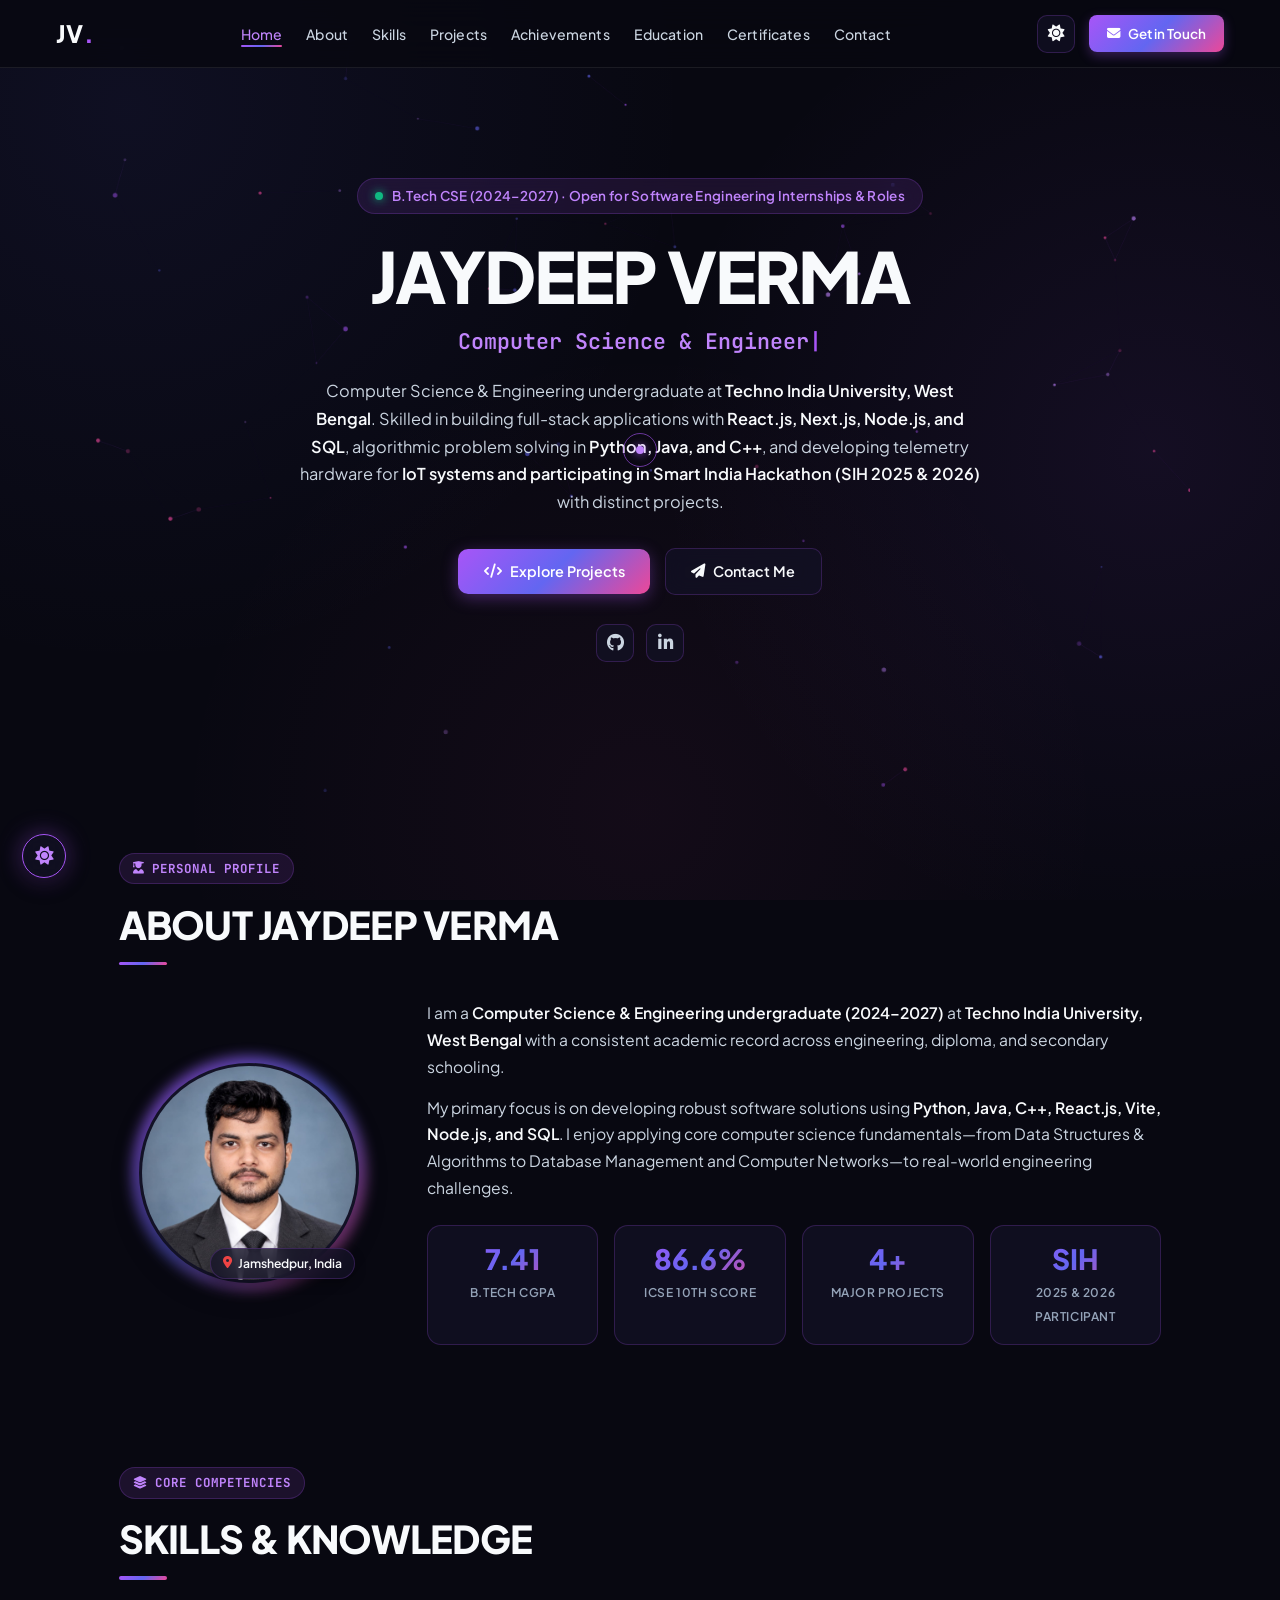
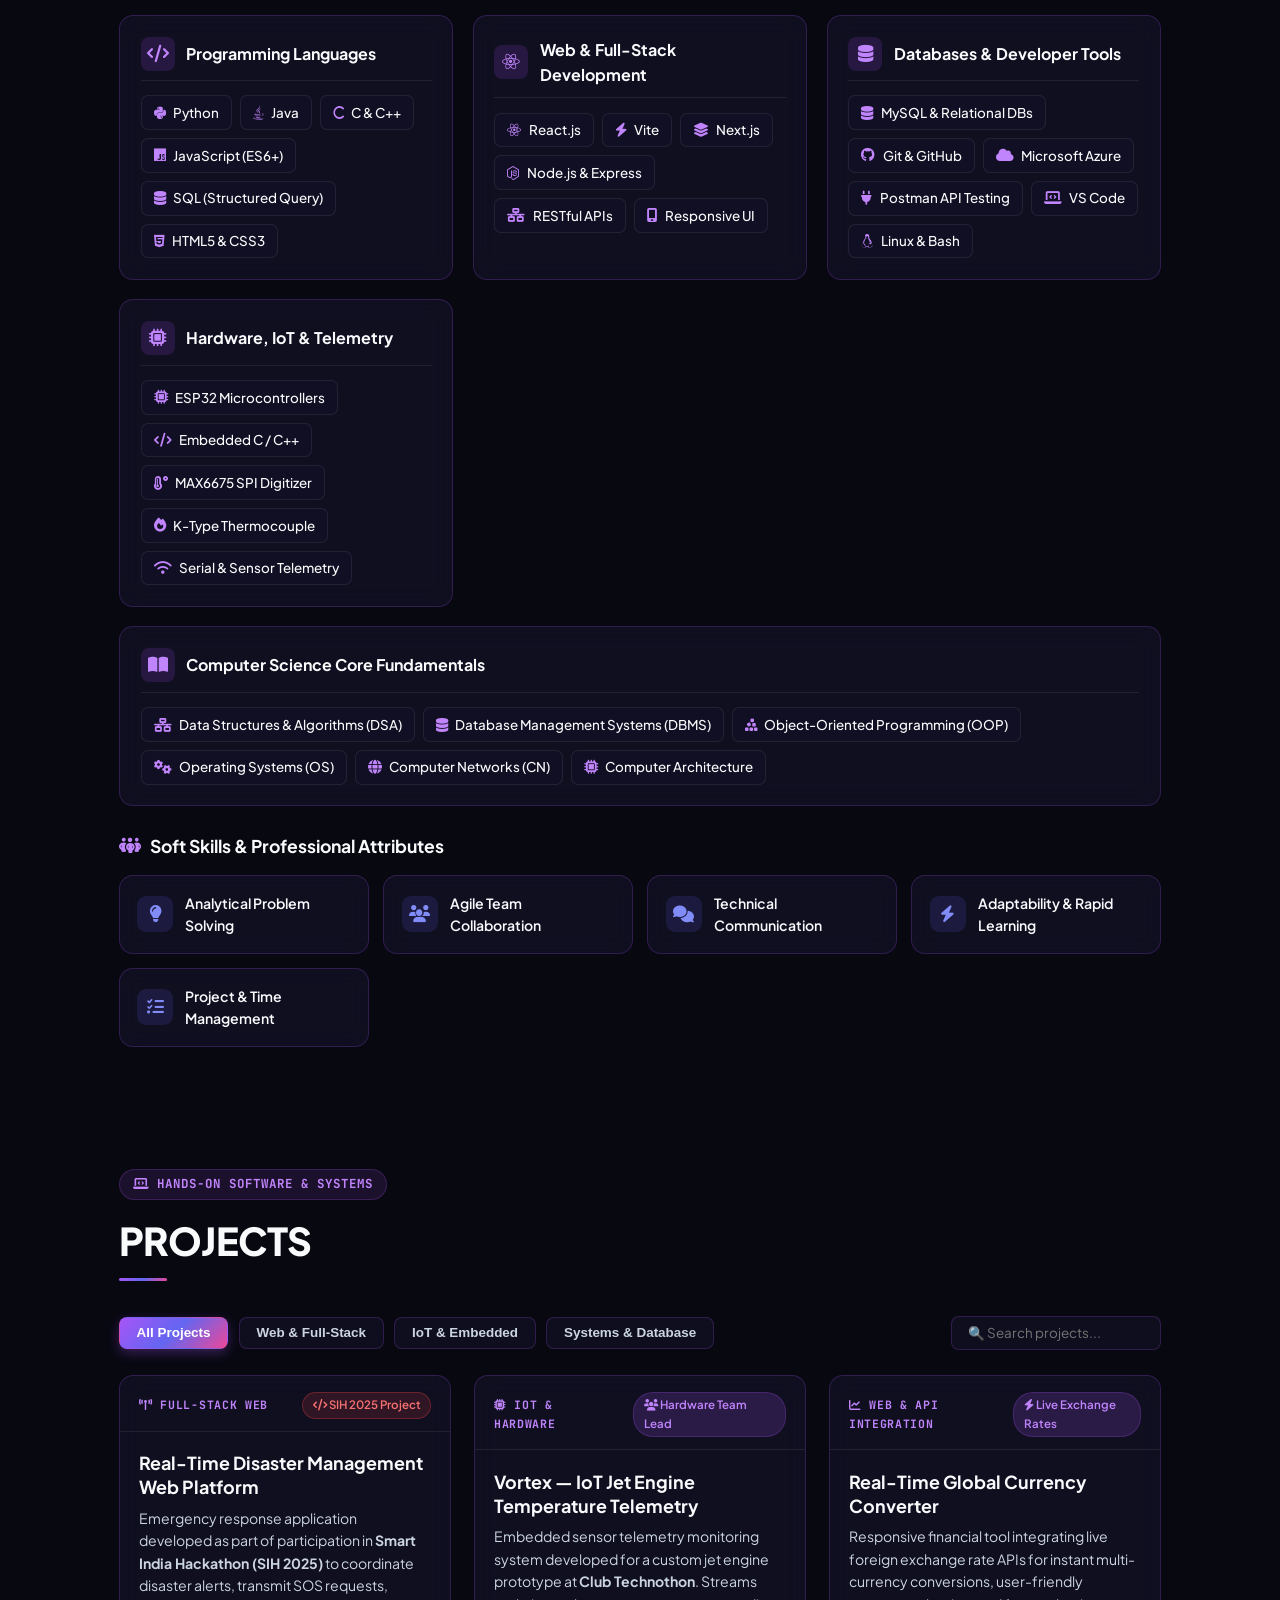
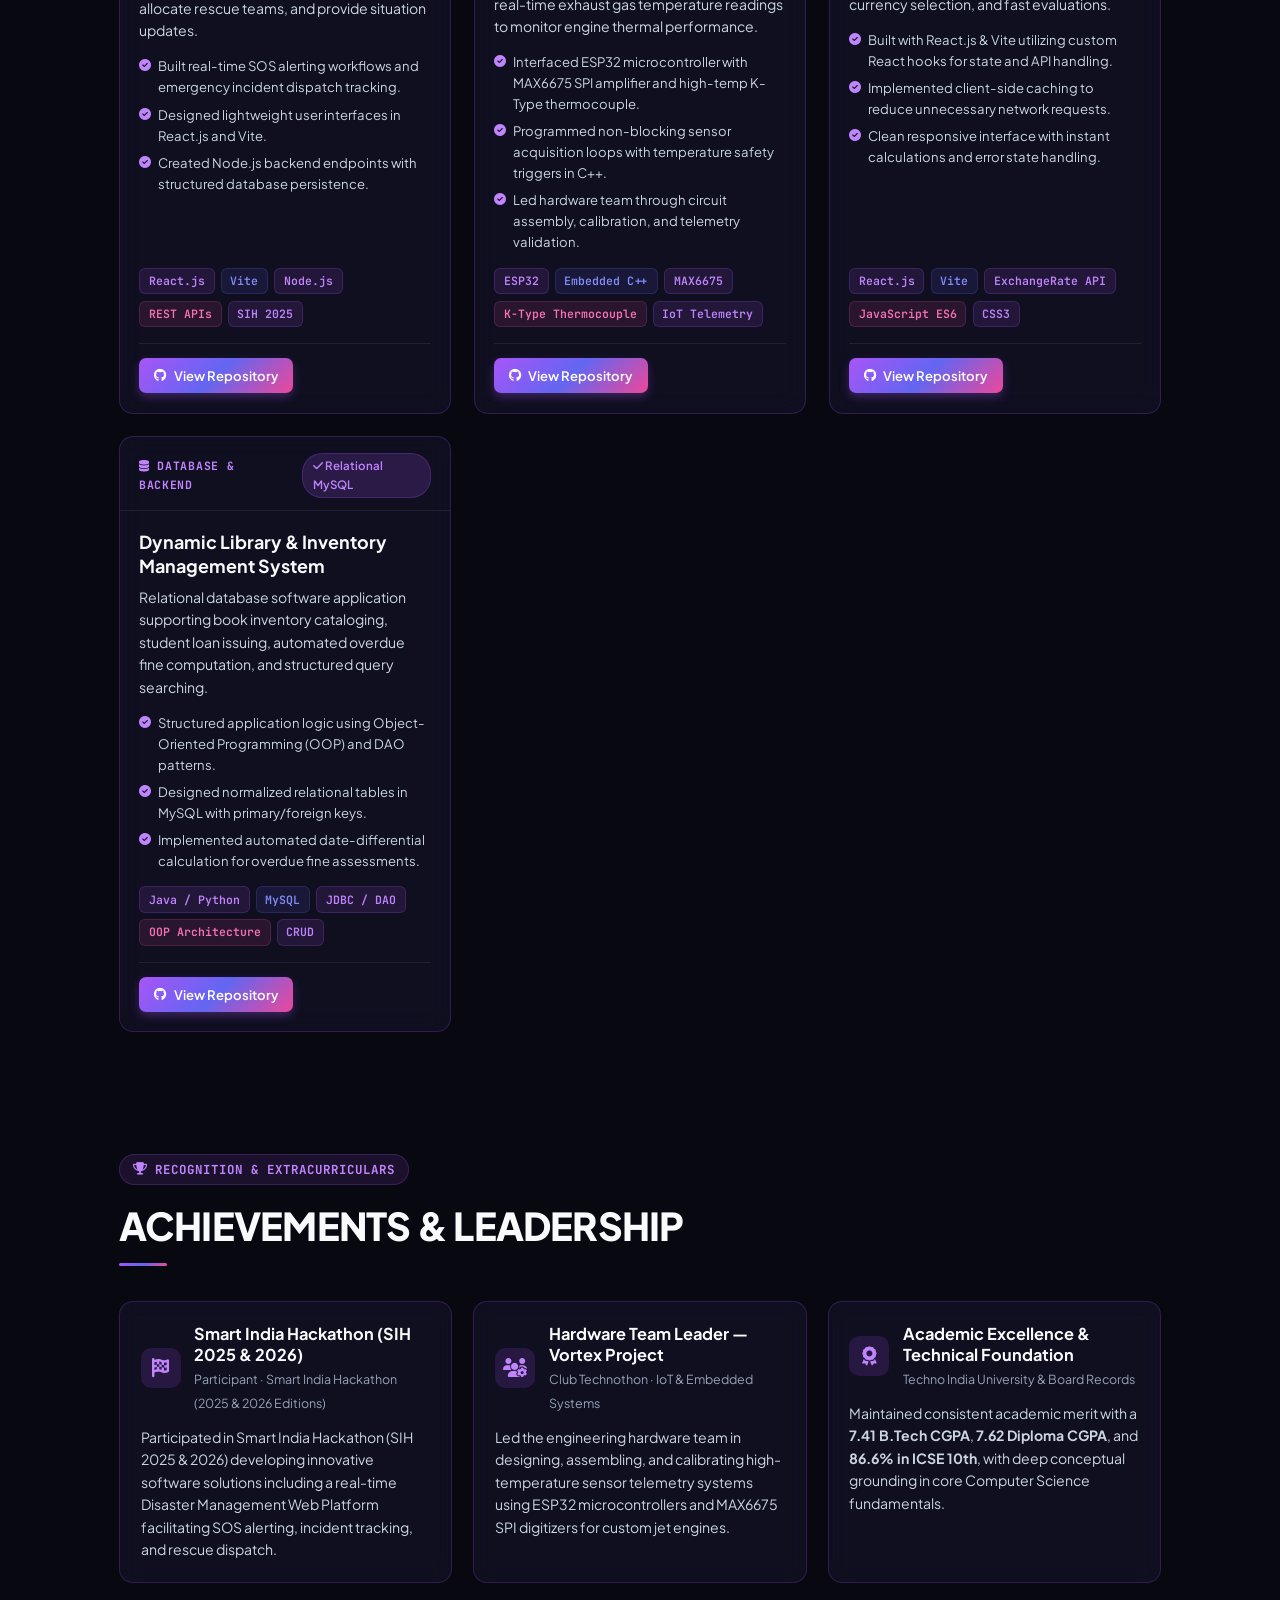
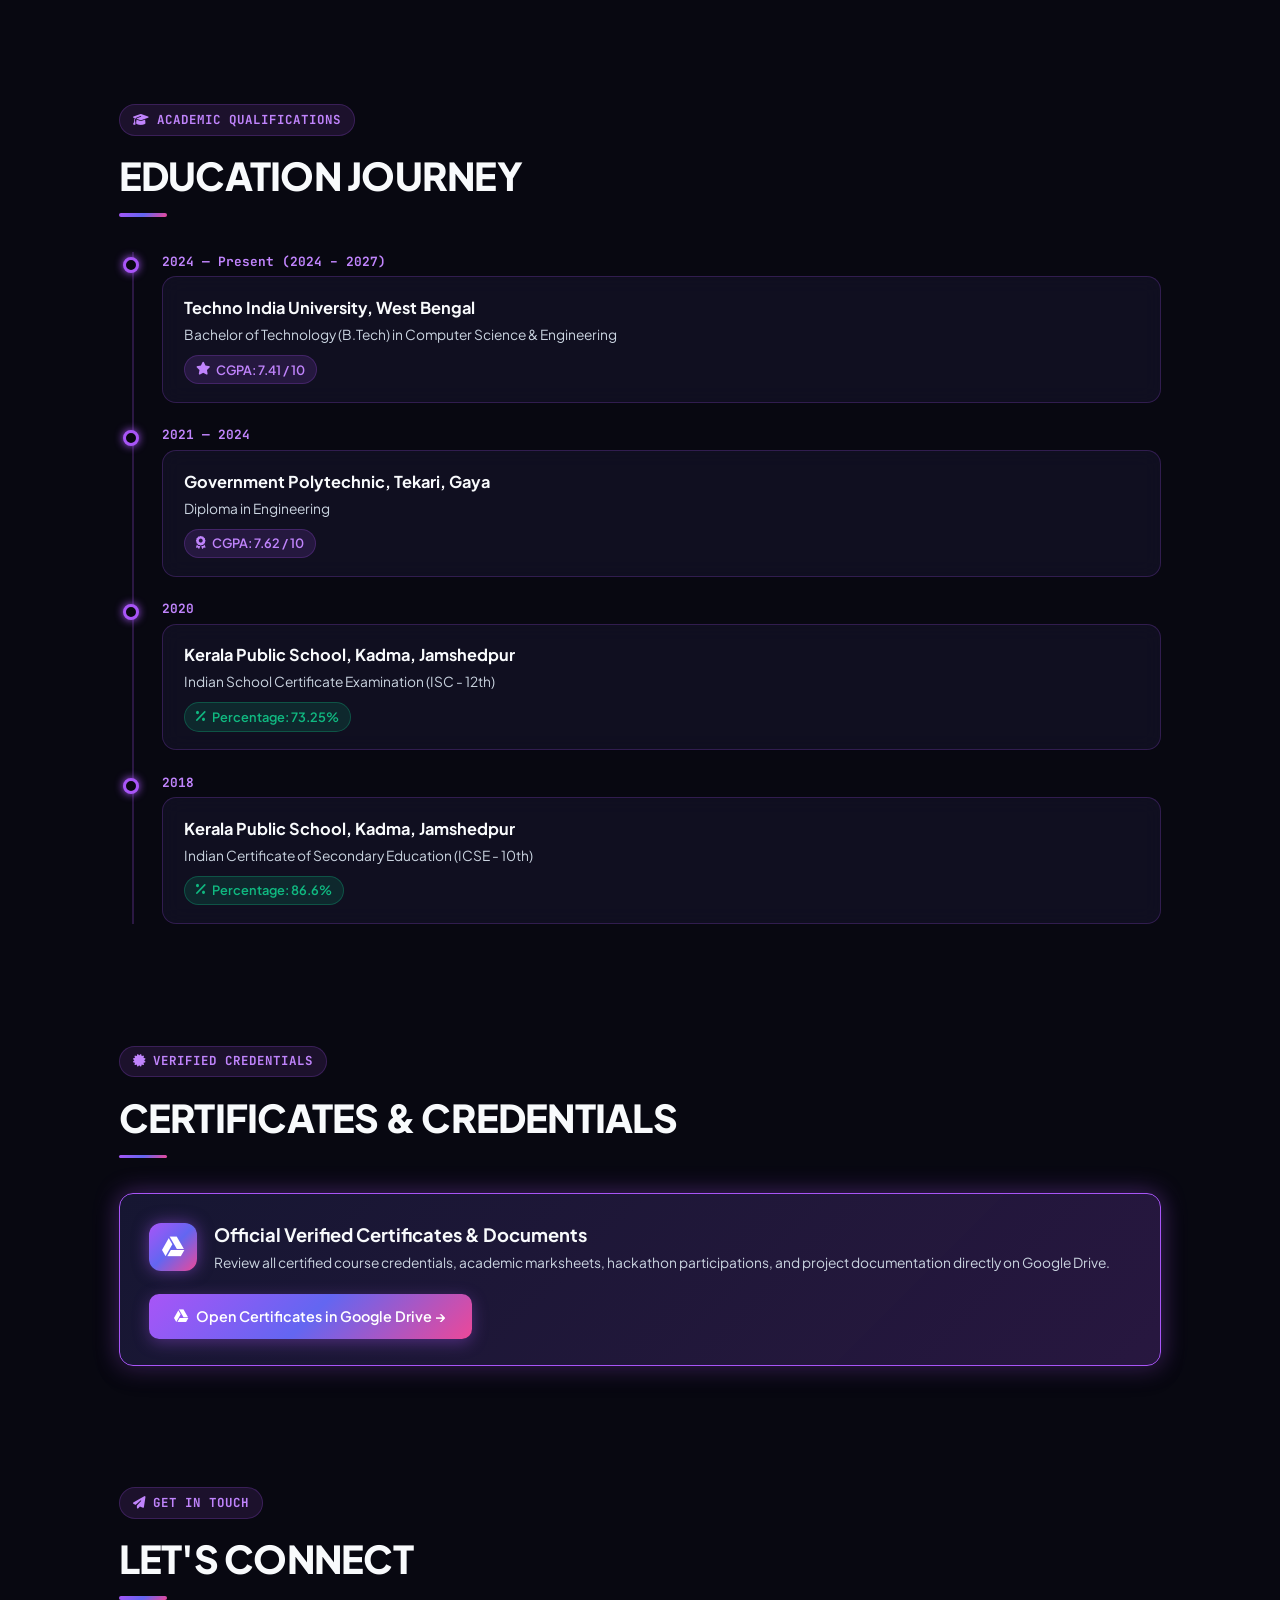
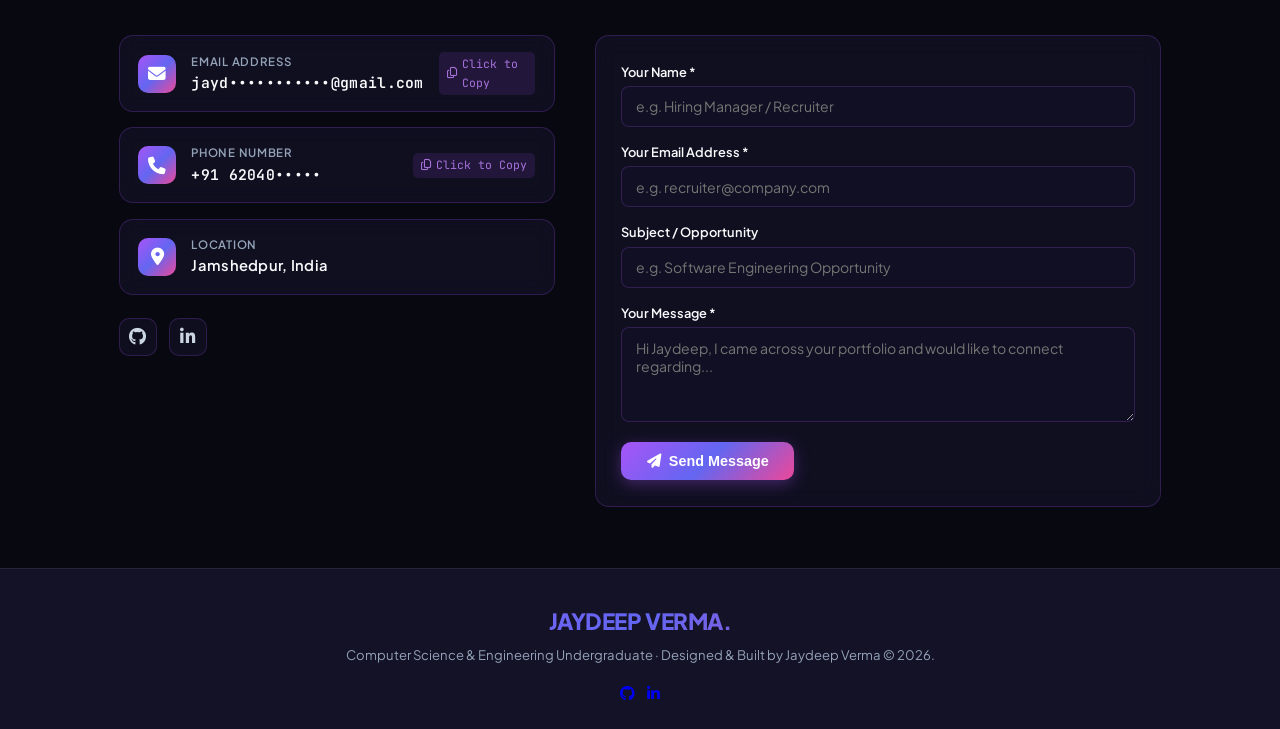
<file: index.html>
<!DOCTYPE html>
<html lang="en" data-theme="dark">
<head>
  <meta charset="UTF-8">
  <meta name="viewport" content="width=device-width, initial-scale=1.0">
  <title>Jaydeep Verma | Computer Science & Engineering Undergraduate | Portfolio</title>
  <meta name="description" content="Portfolio of Jaydeep Verma — Computer Science & Engineering Undergraduate at Techno India University (2024-2027). Proficient in Python, Java, C++, React.js, Next.js, SQL, and IoT Systems.">
  <link rel="preconnect" href="https://fonts.googleapis.com">
  <link rel="preconnect" href="https://fonts.gstatic.com" crossorigin>
  <link href="https://fonts.googleapis.com/css2?family=JetBrains+Mono:wght@400;500;600;700&family=Plus+Jakarta+Sans:ital,wght@0,300;0,400;0,500;0,600;0,700;0,800;1,400;1,600&display=swap" rel="stylesheet">
  <link rel="stylesheet" href="https://cdnjs.cloudflare.com/ajax/libs/font-awesome/6.5.1/css/all.min.css">
  <link rel="stylesheet" href="assets/css/main.css">
</head>
<body>

  <!-- Custom Cursor Elements -->
  <div id="cursor-dot"></div>
  <div id="cursor-ring"></div>

  <!-- Preloader Screen -->
  <div id="loader">
    <span class="loader-text">JV</span>
    <div class="loader-bar-wrap">
      <div class="loader-bar"></div>
    </div>
  </div>

  <!-- Navigation Bar -->
  <nav>
    <a href="#home" class="nav-logo">
      <span>JV</span><span class="dot">.</span>
    </a>
    <ul class="nav-links">
      <li><a href="#home" class="active">Home</a></li>
      <li><a href="#about">About</a></li>
      <li><a href="#skills">Skills</a></li>
      <li><a href="#projects">Projects</a></li>
      <li><a href="#achievements">Achievements</a></li>
      <li><a href="#education">Education</a></li>
      <li><a href="#certificates">Certificates</a></li>
      <li><a href="#contact">Contact</a></li>
    </ul>
    <div class="nav-actions">
      <!-- Dark / Light Mode Switcher in Nav -->
      <button class="theme-toggle-btn" id="nav-theme-toggle" aria-label="Toggle Light/Dark Theme" title="Toggle Theme">
        <i class="fa-solid fa-sun"></i>
      </button>

      <a href="#contact" class="nav-btn">
        <i class="fa-solid fa-envelope"></i> Get in Touch
      </a>
      <button class="hamburger" aria-label="Toggle navigation menu">
        <span></span><span></span><span></span>
      </button>
    </div>
  </nav>

  <!-- Floating Corner Light/Dark Theme Toggle Button -->
  <button class="corner-theme-toggle" id="corner-theme-toggle" aria-label="Toggle Light/Dark Theme" title="Switch Theme (Light / Dark)">
    <i class="fa-solid fa-sun"></i>
  </button>

  <!-- Hero Section -->
  <section id="home">
    <canvas id="particle-canvas"></canvas>
    <div class="hero-content">
      <div class="hero-badge">
        <span class="pulse-dot"></span> B.Tech CSE (2024–2027) &middot; Open for Software Engineering Internships &amp; Roles
      </div>
      <h1 class="hero-name">JAYDEEP VERMA</h1>
      <div class="hero-typewriter">
        <span class="typewriter-text"></span><span style="color:var(--accent);animation:liveBlink 1s infinite">|</span>
      </div>
      <p class="hero-desc">
        Computer Science &amp; Engineering undergraduate at <strong>Techno India University, West Bengal</strong>. Skilled in building full-stack applications with <strong>React.js, Next.js, Node.js, and SQL</strong>, algorithmic problem solving in <strong>Python, Java, and C++</strong>, and developing telemetry hardware for <strong>IoT systems and participating in Smart India Hackathon (SIH 2025 &amp; 2026)</strong> with distinct projects.
      </p>

      <!-- Primary Action Buttons -->
      <div class="hero-cta">
        <a href="#projects" class="btn-primary">
          <i class="fa-solid fa-code"></i> Explore Projects
        </a>
        <a href="#contact" class="btn-outline">
          <i class="fa-solid fa-paper-plane"></i> Contact Me
        </a>
      </div>

      <!-- Quick Social Profile Bar -->
      <div class="social-links" style="justify-content:center;">
        <a href="https://github.com/JD-the-techie" target="_blank" rel="noopener noreferrer" title="GitHub: JD-the-techie"><i class="fa-brands fa-github"></i></a>
        <a href="https://www.linkedin.com/in/jaydeep-verma-cse/" target="_blank" rel="noopener noreferrer" title="LinkedIn: jaydeep-verma-cse"><i class="fa-brands fa-linkedin-in"></i></a>
      </div>
    </div>
  </section>

  <!-- About Me Section -->
  <section id="about">
    <div class="reveal">
      <span class="section-tag"><i class="fa-solid fa-user-graduate"></i> Personal Profile</span>
      <h2 class="section-title">ABOUT JAYDEEP VERMA</h2>
      <div class="section-divider"></div>
    </div>
    <div class="about-grid">
      <div class="reveal">
        <div class="avatar-wrapper">
          <div class="avatar-ring"></div>
          <div class="avatar-img">
            <img src="assets/img/profile.jpg" alt="Jaydeep Verma Profile Photo" loading="lazy">
          </div>
          <div class="location-badge">
            <i class="fa-solid fa-location-dot"></i> Jamshedpur, India
          </div>
        </div>
      </div>
      <div class="reveal">
        <p class="about-bio">
          I am a <strong>Computer Science &amp; Engineering undergraduate (2024–2027)</strong> at <strong>Techno India University, West Bengal</strong> with a consistent academic record across engineering, diploma, and secondary schooling.
        </p>
        <p class="about-bio">
          My primary focus is on developing robust software solutions using <strong>Python, Java, C++, React.js, Vite, Node.js, and SQL</strong>. I enjoy applying core computer science fundamentals—from Data Structures &amp; Algorithms to Database Management and Computer Networks—to real-world engineering challenges.
        </p>

        <div class="stats-grid">
          <div class="stat-card">
            <span class="stat-number">7.41</span>
            <span class="stat-label">B.Tech CGPA</span>
          </div>
          <div class="stat-card">
            <span class="stat-number">86.6%</span>
            <span class="stat-label">ICSE 10th Score</span>
          </div>
          <div class="stat-card">
            <span class="stat-number">4+</span>
            <span class="stat-label">Major Projects</span>
          </div>
          <div class="stat-card">
            <span class="stat-number">SIH</span>
            <span class="stat-label">2025 &amp; 2026 Participant</span>
          </div>
        </div>
      </div>
    </div>
  </section>

  <!-- Skills & Technical Knowledge Section -->
  <section id="skills">
    <div class="reveal">
      <span class="section-tag"><i class="fa-solid fa-layer-group"></i> Core Competencies</span>
      <h2 class="section-title">SKILLS &amp; KNOWLEDGE</h2>
      <div class="section-divider"></div>
    </div>

    <!-- Technical Skills Matrix -->
    <div class="skills-matrix-grid">
      <!-- Category 1: Languages -->
      <div class="skill-category-card reveal">
        <div class="skill-cat-header">
          <div class="skill-cat-icon"><i class="fa-solid fa-code"></i></div>
          <h3 class="skill-cat-title">Programming Languages</h3>
        </div>
        <div class="skill-chips-wrap">
          <span class="skill-chip"><i class="fa-brands fa-python"></i> Python</span>
          <span class="skill-chip"><i class="fa-brands fa-java"></i> Java</span>
          <span class="skill-chip"><i class="fa-solid fa-c"></i> C &amp; C++</span>
          <span class="skill-chip"><i class="fa-brands fa-js"></i> JavaScript (ES6+)</span>
          <span class="skill-chip"><i class="fa-solid fa-database"></i> SQL (Structured Query)</span>
          <span class="skill-chip"><i class="fa-brands fa-html5"></i> HTML5 &amp; CSS3</span>
        </div>
      </div>

      <!-- Category 2: Web & Full-Stack -->
      <div class="skill-category-card reveal">
        <div class="skill-cat-header">
          <div class="skill-cat-icon"><i class="fa-brands fa-react"></i></div>
          <h3 class="skill-cat-title">Web &amp; Full-Stack Development</h3>
        </div>
        <div class="skill-chips-wrap">
          <span class="skill-chip"><i class="fa-brands fa-react"></i> React.js</span>
          <span class="skill-chip"><i class="fa-solid fa-bolt"></i> Vite</span>
          <span class="skill-chip"><i class="fa-solid fa-layer-group"></i> Next.js</span>
          <span class="skill-chip"><i class="fa-brands fa-node-js"></i> Node.js &amp; Express</span>
          <span class="skill-chip"><i class="fa-solid fa-network-wired"></i> RESTful APIs</span>
          <span class="skill-chip"><i class="fa-solid fa-mobile-screen"></i> Responsive UI</span>
        </div>
      </div>

      <!-- Category 3: Databases & Tools -->
      <div class="skill-category-card reveal">
        <div class="skill-cat-header">
          <div class="skill-cat-icon"><i class="fa-solid fa-database"></i></div>
          <h3 class="skill-cat-title">Databases &amp; Developer Tools</h3>
        </div>
        <div class="skill-chips-wrap">
          <span class="skill-chip"><i class="fa-solid fa-database"></i> MySQL &amp; Relational DBs</span>
          <span class="skill-chip"><i class="fa-brands fa-github"></i> Git &amp; GitHub</span>
          <span class="skill-chip"><i class="fa-solid fa-cloud"></i> Microsoft Azure</span>
          <span class="skill-chip"><i class="fa-solid fa-plug"></i> Postman API Testing</span>
          <span class="skill-chip"><i class="fa-solid fa-laptop-code"></i> VS Code</span>
          <span class="skill-chip"><i class="fa-brands fa-linux"></i> Linux &amp; Bash</span>
        </div>
      </div>

      <!-- Category 4: IoT & Embedded Systems -->
      <div class="skill-category-card reveal">
        <div class="skill-cat-header">
          <div class="skill-cat-icon"><i class="fa-solid fa-microchip"></i></div>
          <h3 class="skill-cat-title">Hardware, IoT &amp; Telemetry</h3>
        </div>
        <div class="skill-chips-wrap">
          <span class="skill-chip"><i class="fa-solid fa-microchip"></i> ESP32 Microcontrollers</span>
          <span class="skill-chip"><i class="fa-solid fa-code"></i> Embedded C / C++</span>
          <span class="skill-chip"><i class="fa-solid fa-temperature-high"></i> MAX6675 SPI Digitizer</span>
          <span class="skill-chip"><i class="fa-solid fa-fire"></i> K-Type Thermocouple</span>
          <span class="skill-chip"><i class="fa-solid fa-wifi"></i> Serial &amp; Sensor Telemetry</span>
        </div>
      </div>

      <!-- Category 5: Computer Science Foundations -->
      <div class="skill-category-card reveal" style="grid-column: 1 / -1;">
        <div class="skill-cat-header">
          <div class="skill-cat-icon"><i class="fa-solid fa-book-open"></i></div>
          <h3 class="skill-cat-title">Computer Science Core Fundamentals</h3>
        </div>
        <div class="skill-chips-wrap">
          <span class="skill-chip"><i class="fa-solid fa-network-wired"></i> Data Structures &amp; Algorithms (DSA)</span>
          <span class="skill-chip"><i class="fa-solid fa-database"></i> Database Management Systems (DBMS)</span>
          <span class="skill-chip"><i class="fa-solid fa-cubes-stacked"></i> Object-Oriented Programming (OOP)</span>
          <span class="skill-chip"><i class="fa-solid fa-gears"></i> Operating Systems (OS)</span>
          <span class="skill-chip"><i class="fa-solid fa-globe"></i> Computer Networks (CN)</span>
          <span class="skill-chip"><i class="fa-solid fa-microchip"></i> Computer Architecture</span>
        </div>
      </div>
    </div>

    <!-- Soft Skills Matrix -->
    <div class="skills-subheading reveal">
      <i class="fa-solid fa-people-group"></i> Soft Skills &amp; Professional Attributes
    </div>
    <div class="soft-skills-grid reveal">
      <div class="soft-skill-card">
        <div class="soft-skill-icon"><i class="fa-solid fa-lightbulb"></i></div>
        <span class="soft-skill-name">Analytical Problem Solving</span>
      </div>
      <div class="soft-skill-card">
        <div class="soft-skill-icon"><i class="fa-solid fa-users"></i></div>
        <span class="soft-skill-name">Agile Team Collaboration</span>
      </div>
      <div class="soft-skill-card">
        <div class="soft-skill-icon"><i class="fa-solid fa-comments"></i></div>
        <span class="soft-skill-name">Technical Communication</span>
      </div>
      <div class="soft-skill-card">
        <div class="soft-skill-icon"><i class="fa-solid fa-bolt"></i></div>
        <span class="soft-skill-name">Adaptability &amp; Rapid Learning</span>
      </div>
      <div class="soft-skill-card">
        <div class="soft-skill-icon"><i class="fa-solid fa-list-check"></i></div>
        <span class="soft-skill-name">Project &amp; Time Management</span>
      </div>
    </div>
  </section>

  <!-- Featured Projects Section (Strictly Projects) -->
  <section id="projects">
    <div class="reveal">
      <span class="section-tag"><i class="fa-solid fa-laptop-code"></i> Hands-On Software &amp; Systems</span>
      <h2 class="section-title">PROJECTS</h2>
      <div class="section-divider"></div>
    </div>

    <!-- Filter & Search Controls -->
    <div class="project-filters reveal">
      <button class="filter-btn active" data-filter="all">All Projects</button>
      <button class="filter-btn" data-filter="web">Web &amp; Full-Stack</button>
      <button class="filter-btn" data-filter="iot">IoT &amp; Embedded</button>
      <button class="filter-btn" data-filter="systems">Systems &amp; Database</button>
      <input type="text" class="search-box" placeholder="🔍 Search projects..." aria-label="Search projects">
    </div>

    <div class="projects-grid">
      <!-- Project 1: Disaster Management Web App (SIH 2025) -->
      <div class="project-card reveal" data-category="web">
        <div class="project-header-banner">
          <span class="project-category-tag"><i class="fa-solid fa-tower-broadcast"></i> Full-Stack Web</span>
          <span class="project-badge-pill sih"><i class="fa-solid fa-code"></i> SIH 2025 Project</span>
        </div>
        <div class="project-body">
          <h3 class="project-title">Real-Time Disaster Management Web Platform</h3>
          <p class="project-desc">
            Emergency response application developed as part of participation in <strong>Smart India Hackathon (SIH 2025)</strong> to coordinate disaster alerts, transmit SOS requests, allocate rescue teams, and provide situation updates.
          </p>
          <ul class="project-bullets">
            <li><i class="fa-solid fa-circle-check"></i> Built real-time SOS alerting workflows and emergency incident dispatch tracking.</li>
            <li><i class="fa-solid fa-circle-check"></i> Designed lightweight user interfaces in React.js and Vite.</li>
            <li><i class="fa-solid fa-circle-check"></i> Created Node.js backend endpoints with structured database persistence.</li>
          </ul>
          <div class="tech-tags">
            <span class="tag">React.js</span>
            <span class="tag indigo">Vite</span>
            <span class="tag">Node.js</span>
            <span class="tag pink">REST APIs</span>
            <span class="tag">SIH 2025</span>
          </div>
          <div class="project-actions">
            <a href="https://github.com/JD-the-techie" target="_blank" rel="noopener noreferrer" class="project-btn primary"><i class="fa-brands fa-github"></i> View Repository</a>
          </div>
        </div>
      </div>

      <!-- Project 2: Vortex IoT Jet Engine Telemetry -->
      <div class="project-card reveal" data-category="iot">
        <div class="project-header-banner">
          <span class="project-category-tag"><i class="fa-solid fa-microchip"></i> IoT &amp; Hardware</span>
          <span class="project-badge-pill"><i class="fa-solid fa-users"></i> Hardware Team Lead</span>
        </div>
        <div class="project-body">
          <h3 class="project-title">Vortex — IoT Jet Engine Temperature Telemetry</h3>
          <p class="project-desc">
            Embedded sensor telemetry monitoring system developed for a custom jet engine prototype at <strong>Club Technothon</strong>. Streams real-time exhaust gas temperature readings to monitor engine thermal performance.
          </p>
          <ul class="project-bullets">
            <li><i class="fa-solid fa-circle-check"></i> Interfaced ESP32 microcontroller with MAX6675 SPI amplifier and high-temp K-Type thermocouple.</li>
            <li><i class="fa-solid fa-circle-check"></i> Programmed non-blocking sensor acquisition loops with temperature safety triggers in C++.</li>
            <li><i class="fa-solid fa-circle-check"></i> Led hardware team through circuit assembly, calibration, and telemetry validation.</li>
          </ul>
          <div class="tech-tags">
            <span class="tag">ESP32</span>
            <span class="tag indigo">Embedded C++</span>
            <span class="tag">MAX6675</span>
            <span class="tag pink">K-Type Thermocouple</span>
            <span class="tag">IoT Telemetry</span>
          </div>
          <div class="project-actions">
            <a href="https://github.com/JD-the-techie" target="_blank" rel="noopener noreferrer" class="project-btn primary"><i class="fa-brands fa-github"></i> View Repository</a>
          </div>
        </div>
      </div>

      <!-- Project 3: Real-Time Currency Converter -->
      <div class="project-card reveal" data-category="web">
        <div class="project-header-banner">
          <span class="project-category-tag"><i class="fa-solid fa-chart-line"></i> Web &amp; API Integration</span>
          <span class="project-badge-pill"><i class="fa-solid fa-bolt"></i> Live Exchange Rates</span>
        </div>
        <div class="project-body">
          <h3 class="project-title">Real-Time Global Currency Converter</h3>
          <p class="project-desc">
            Responsive financial tool integrating live foreign exchange rate APIs for instant multi-currency conversions, user-friendly currency selection, and fast evaluations.
          </p>
          <ul class="project-bullets">
            <li><i class="fa-solid fa-circle-check"></i> Built with React.js &amp; Vite utilizing custom React hooks for state and API handling.</li>
            <li><i class="fa-solid fa-circle-check"></i> Implemented client-side caching to reduce unnecessary network requests.</li>
            <li><i class="fa-solid fa-circle-check"></i> Clean responsive interface with instant calculations and error state handling.</li>
          </ul>
          <div class="tech-tags">
            <span class="tag">React.js</span>
            <span class="tag indigo">Vite</span>
            <span class="tag">ExchangeRate API</span>
            <span class="tag pink">JavaScript ES6</span>
            <span class="tag">CSS3</span>
          </div>
          <div class="project-actions">
            <a href="https://github.com/JD-the-techie" target="_blank" rel="noopener noreferrer" class="project-btn primary"><i class="fa-brands fa-github"></i> View Repository</a>
          </div>
        </div>
      </div>

      <!-- Project 4: Dynamic Library Management System -->
      <div class="project-card reveal" data-category="systems">
        <div class="project-header-banner">
          <span class="project-category-tag"><i class="fa-solid fa-database"></i> Database &amp; Backend</span>
          <span class="project-badge-pill"><i class="fa-solid fa-check"></i> Relational MySQL</span>
        </div>
        <div class="project-body">
          <h3 class="project-title">Dynamic Library &amp; Inventory Management System</h3>
          <p class="project-desc">
            Relational database software application supporting book inventory cataloging, student loan issuing, automated overdue fine computation, and structured query searching.
          </p>
          <ul class="project-bullets">
            <li><i class="fa-solid fa-circle-check"></i> Structured application logic using Object-Oriented Programming (OOP) and DAO patterns.</li>
            <li><i class="fa-solid fa-circle-check"></i> Designed normalized relational tables in MySQL with primary/foreign keys.</li>
            <li><i class="fa-solid fa-circle-check"></i> Implemented automated date-differential calculation for overdue fine assessments.</li>
          </ul>
          <div class="tech-tags">
            <span class="tag">Java / Python</span>
            <span class="tag indigo">MySQL</span>
            <span class="tag">JDBC / DAO</span>
            <span class="tag pink">OOP Architecture</span>
            <span class="tag">CRUD</span>
          </div>
          <div class="project-actions">
            <a href="https://github.com/JD-the-techie" target="_blank" rel="noopener noreferrer" class="project-btn primary"><i class="fa-brands fa-github"></i> View Repository</a>
          </div>
        </div>
      </div>
    </div>
  </section>

  <!-- Achievements & Leadership Section (Strictly Honors & Activities) -->
  <section id="achievements">
    <div class="reveal">
      <span class="section-tag"><i class="fa-solid fa-trophy"></i> Recognition &amp; Extracurriculars</span>
      <h2 class="section-title">ACHIEVEMENTS &amp; LEADERSHIP</h2>
      <div class="section-divider"></div>
    </div>

    <div class="achievements-grid">
      <!-- Achievement 1 -->
      <div class="achievement-card reveal">
        <div class="ach-header">
          <div class="ach-icon"><i class="fa-solid fa-flag-checkered"></i></div>
          <div class="ach-meta">
            <h3>Smart India Hackathon (SIH 2025 &amp; 2026)</h3>
            <span class="ach-org">Participant &middot; Smart India Hackathon (2025 &amp; 2026 Editions)</span>
          </div>
        </div>
        <p class="ach-desc">
          Participated in Smart India Hackathon (SIH 2025 &amp; 2026) developing innovative software solutions including a real-time Disaster Management Web Platform facilitating SOS alerting, incident tracking, and rescue dispatch.
        </p>
      </div>

      <!-- Achievement 2 -->
      <div class="achievement-card reveal">
        <div class="ach-header">
          <div class="ach-icon"><i class="fa-solid fa-users-gear"></i></div>
          <div class="ach-meta">
            <h3>Hardware Team Leader — Vortex Project</h3>
            <span class="ach-org">Club Technothon &middot; IoT &amp; Embedded Systems</span>
          </div>
        </div>
        <p class="ach-desc">
          Led the engineering hardware team in designing, assembling, and calibrating high-temperature sensor telemetry systems using ESP32 microcontrollers and MAX6675 SPI digitizers for custom jet engines.
        </p>
      </div>

      <!-- Achievement 3 -->
      <div class="achievement-card reveal">
        <div class="ach-header">
          <div class="ach-icon"><i class="fa-solid fa-award"></i></div>
          <div class="ach-meta">
            <h3>Academic Excellence &amp; Technical Foundation</h3>
            <span class="ach-org">Techno India University &amp; Board Records</span>
          </div>
        </div>
        <p class="ach-desc">
          Maintained consistent academic merit with a <strong>7.41 B.Tech CGPA</strong>, <strong>7.62 Diploma CGPA</strong>, and <strong>86.6% in ICSE 10th</strong>, with deep conceptual grounding in core Computer Science fundamentals.
        </p>
      </div>
    </div>
  </section>

  <!-- Complete Education Section -->
  <section id="education">
    <div class="reveal">
      <span class="section-tag"><i class="fa-solid fa-graduation-cap"></i> Academic Qualifications</span>
      <h2 class="section-title">EDUCATION JOURNEY</h2>
      <div class="section-divider"></div>
    </div>
    <div class="timeline">
      <!-- Edu 1: B.Tech CSE -->
      <div class="timeline-item reveal">
        <div class="timeline-dot"></div>
        <div class="timeline-year">2024 — Present (2024 – 2027)</div>
        <div class="timeline-card">
          <h3 class="timeline-institution">Techno India University, West Bengal</h3>
          <p class="timeline-degree">Bachelor of Technology (B.Tech) in Computer Science &amp; Engineering</p>
          <span class="edu-score-pill"><i class="fa-solid fa-star"></i> CGPA: 7.41 / 10</span>
        </div>
      </div>

      <!-- Edu 2: Diploma in Civil Engineering -->
      <div class="timeline-item reveal">
        <div class="timeline-dot"></div>
        <div class="timeline-year">2021 — 2024</div>
        <div class="timeline-card">
          <h3 class="timeline-institution">Government Polytechnic, Tekari, Gaya</h3>
          <p class="timeline-degree">Diploma in Engineering</p>
          <span class="edu-score-pill"><i class="fa-solid fa-award"></i> CGPA: 7.62 / 10</span>
        </div>
      </div>

      <!-- Edu 3: Higher Secondary (12th) -->
      <div class="timeline-item reveal">
        <div class="timeline-dot"></div>
        <div class="timeline-year">2020</div>
        <div class="timeline-card">
          <h3 class="timeline-institution">Kerala Public School, Kadma, Jamshedpur</h3>
          <p class="timeline-degree">Indian School Certificate Examination (ISC - 12th)</p>
          <span class="edu-score-pill green"><i class="fa-solid fa-percent"></i> Percentage: 73.25%</span>
        </div>
      </div>

      <!-- Edu 4: Secondary School (10th) -->
      <div class="timeline-item reveal">
        <div class="timeline-dot"></div>
        <div class="timeline-year">2018</div>
        <div class="timeline-card">
          <h3 class="timeline-institution">Kerala Public School, Kadma, Jamshedpur</h3>
          <p class="timeline-degree">Indian Certificate of Secondary Education (ICSE - 10th)</p>
          <span class="edu-score-pill green"><i class="fa-solid fa-percent"></i> Percentage: 86.6%</span>
        </div>
      </div>
    </div>
  </section>

  <!-- Certificates Section (The ONLY Google Drive Access Point) -->
  <section id="certificates">
    <div class="reveal">
      <span class="section-tag"><i class="fa-solid fa-certificate"></i> Verified Credentials</span>
      <h2 class="section-title">CERTIFICATES &amp; CREDENTIALS</h2>
      <div class="section-divider"></div>
    </div>

    <!-- The Single Official Verified Google Drive Access Banner -->
    <div class="drive-banner reveal">
      <div class="drive-banner-left">
        <div class="drive-banner-icon"><i class="fa-brands fa-google-drive"></i></div>
        <div class="drive-banner-text">
          <h3>Official Verified Certificates &amp; Documents</h3>
          <p>Review all certified course credentials, academic marksheets, hackathon participations, and project documentation directly on Google Drive.</p>
        </div>
      </div>
      <a href="https://drive.google.com/drive/folders/1nzosTT83avKsxbWY4MdIqV6mmHdrznEY" target="_blank" rel="noopener noreferrer" class="btn-primary" style="white-space:nowrap;">
        <i class="fa-brands fa-google-drive"></i> Open Certificates in Google Drive &rarr;
      </a>
    </div>
  </section>

  <!-- Contact Section with Masked Personal Info & Direct Email Dispatch -->
  <section id="contact">
    <div class="reveal">
      <span class="section-tag"><i class="fa-solid fa-paper-plane"></i> Get in Touch</span>
      <h2 class="section-title">LET'S CONNECT</h2>
      <div class="section-divider"></div>
    </div>
    <div class="contact-grid">
      <div class="contact-info reveal">
        <!-- Masked Email -->
        <div class="contact-item copyable" data-copy="jaydeepverma.jsr@gmail.com" data-type="email" title="Click to copy email address">
          <div class="contact-icon"><i class="fa-solid fa-envelope"></i></div>
          <div class="contact-text-wrap">
            <div class="contact-label">Email Address</div>
            <div class="contact-value">jayd•••••••••••@gmail.com</div>
          </div>
          <span class="copy-hint"><i class="fa-regular fa-copy"></i> Click to Copy</span>
        </div>

        <!-- Masked Phone -->
        <div class="contact-item copyable" data-copy="+916204048706" data-type="phone number" title="Click to copy phone number">
          <div class="contact-icon"><i class="fa-solid fa-phone"></i></div>
          <div class="contact-text-wrap">
            <div class="contact-label">Phone Number</div>
            <div class="contact-value">+91 62040•••••</div>
          </div>
          <span class="copy-hint"><i class="fa-regular fa-copy"></i> Click to Copy</span>
        </div>

        <!-- Location -->
        <div class="contact-item" style="cursor:default;">
          <div class="contact-icon"><i class="fa-solid fa-location-dot"></i></div>
          <div class="contact-text-wrap">
            <div class="contact-label">Location</div>
            <div class="contact-value" style="font-family:var(--font-body);">Jamshedpur, India</div>
          </div>
        </div>

        <div class="social-links" style="margin-top:0.5rem;">
          <a href="https://github.com/JD-the-techie" target="_blank" rel="noopener noreferrer" title="GitHub: JD-the-techie"><i class="fa-brands fa-github"></i></a>
          <a href="https://www.linkedin.com/in/jaydeep-verma-cse/" target="_blank" rel="noopener noreferrer" title="LinkedIn: jaydeep-verma-cse"><i class="fa-brands fa-linkedin-in"></i></a>
        </div>
      </div>

      <!-- Real Working Contact Form -->
      <form id="contact-form" class="contact-form reveal" action="https://formsubmit.co/jaydeepverma.jsr@gmail.com" method="POST" novalidate>
        <input type="hidden" name="_captcha" value="false">
        <input type="hidden" name="_template" value="table">

        <div class="form-group">
          <label for="name">Your Name *</label>
          <input type="text" id="name" name="name" placeholder="e.g. Hiring Manager / Recruiter" required>
          <span class="error-msg">Please enter your name</span>
        </div>
        <div class="form-group">
          <label for="email">Your Email Address *</label>
          <input type="email" id="email" name="email" placeholder="e.g. recruiter@company.com" required>
          <span class="error-msg">Please enter a valid email address</span>
        </div>
        <div class="form-group">
          <label for="subject">Subject / Opportunity</label>
          <input type="text" id="subject" name="subject" placeholder="e.g. Software Engineering Opportunity">
        </div>
        <div class="form-group">
          <label for="message">Your Message *</label>
          <textarea id="message" name="message" rows="4" placeholder="Hi Jaydeep, I came across your portfolio and would like to connect regarding..." required></textarea>
          <span class="error-msg">Please enter your message</span>
        </div>

        <button type="submit" class="btn-primary" style="align-self:flex-start; margin-top:0.3rem;">
          <i class="fa-solid fa-paper-plane"></i> Send Message
        </button>
      </form>
    </div>
  </section>

  <!-- Toast Notification Container -->
  <div id="toast" class="toast"></div>

  <!-- Footer -->
  <footer>
    <div class="footer-logo">JAYDEEP VERMA.</div>
    <p class="footer-text">
      Computer Science &amp; Engineering Undergraduate &middot; Designed &amp; Built by <span>Jaydeep Verma</span> &copy; 2026.
    </p>
    <div class="footer-socials">
      <a href="https://github.com/JD-the-techie" target="_blank" rel="noopener noreferrer" title="GitHub"><i class="fa-brands fa-github"></i></a>
      <a href="https://www.linkedin.com/in/jaydeep-verma-cse/" target="_blank" rel="noopener noreferrer" title="LinkedIn"><i class="fa-brands fa-linkedin-in"></i></a>
    </div>
  </footer>

  <script src="assets/js/main.js"></script>
</body>
</html>
</file>
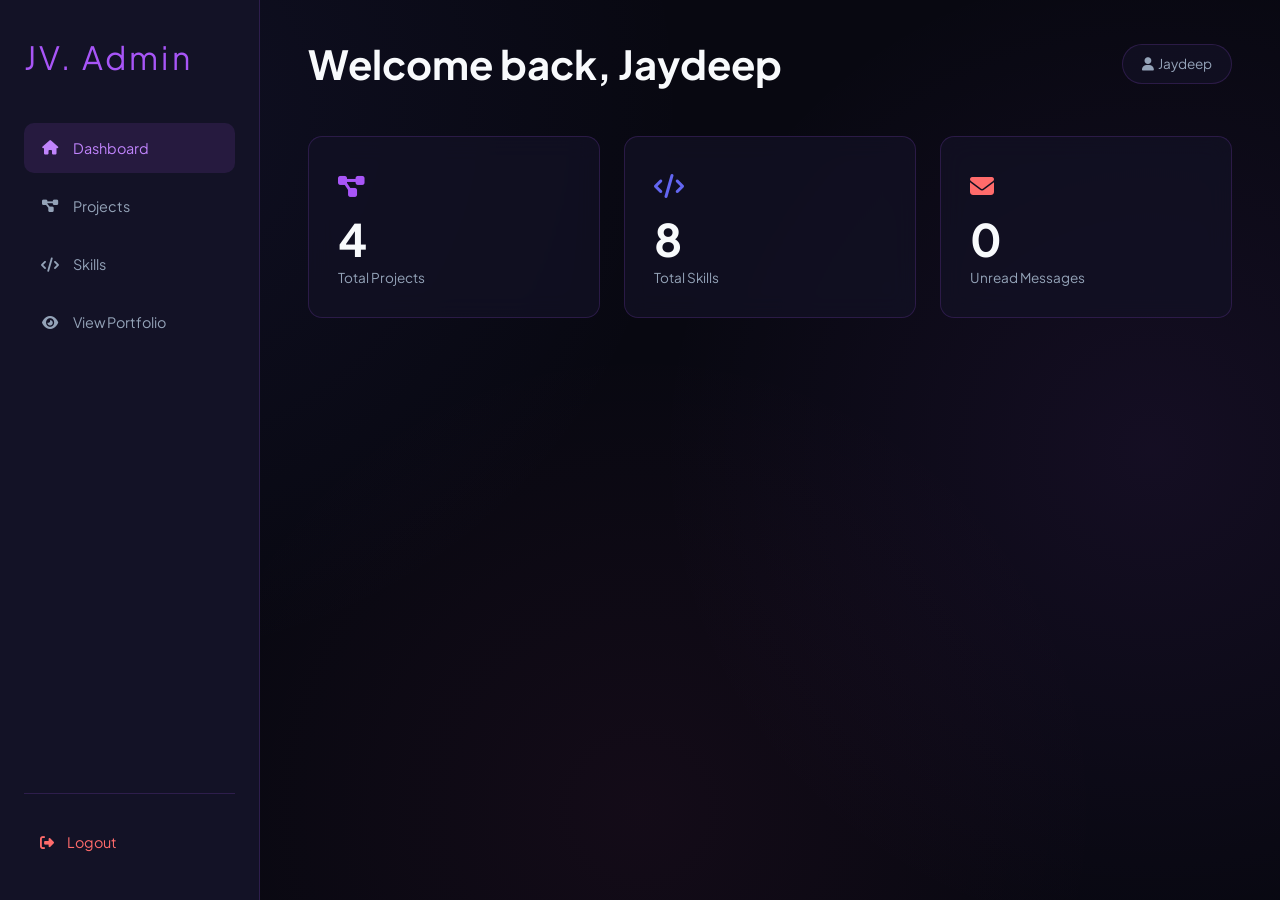
<file: dashboard/index.html>
<!DOCTYPE html>
<html lang="en" data-theme="dark">
<head>
  <meta charset="UTF-8">
  <meta name="viewport" content="width=device-width, initial-scale=1.0">
  <title>Dashboard | Portfolio Admin</title>
  <link rel="preconnect" href="https://fonts.googleapis.com">
  <link rel="preconnect" href="https://fonts.gstatic.com" crossorigin>
  <link href="https://fonts.googleapis.com/css2?family=Plus+Jakarta+Sans:wght@400;500;600;700;800&family=JetBrains+Mono:wght@400;500;600&display=swap" rel="stylesheet">
  <link rel="stylesheet" href="https://cdnjs.cloudflare.com/ajax/libs/font-awesome/6.5.1/css/all.min.css">
  <link rel="stylesheet" href="../assets/css/main.css">
  <style>
    body{cursor:auto;display:flex;min-height:100vh}
    .sidebar{width:260px;background:var(--surface);border-right:1px solid var(--border);padding:2rem 1.5rem;display:flex;flex-direction:column;position:fixed;top:0;bottom:0;left:0;z-index:50}
    .sidebar-logo{font-family:var(--font-heading);font-size:2rem;color:var(--accent);letter-spacing:.1em;margin-bottom:2.5rem}
    .sidebar-nav{list-style:none;display:flex;flex-direction:column;gap:.5rem;flex:1}
    .sidebar-nav a{display:flex;align-items:center;gap:.8rem;padding:.85rem 1rem;border-radius:10px;color:var(--muted);text-decoration:none;font-size:.9rem;transition:all .3s}
    .sidebar-nav a:hover,.sidebar-nav a.active{background:rgba(168,85,247,.12);color:var(--accent-light)}
    .sidebar-nav a i{width:20px;text-align:center}
    .sidebar-bottom{border-top:1px solid var(--border);padding-top:1.5rem}
    .sidebar-bottom a{color:#ff6b6b;display:flex;align-items:center;gap:.8rem;padding:.85rem 1rem;border-radius:10px;text-decoration:none;font-size:.9rem;transition:all .3s}
    .sidebar-bottom a:hover{background:rgba(255,77,77,.08)!important;color:#ff6b6b!important}
    .main-content{margin-left:260px;flex:1;padding:2rem 3rem}
    .dash-header{display:flex;align-items:center;justify-content:space-between;margin-bottom:2.5rem}
    .dash-header h1{font-family:var(--font-heading);font-size:2.5rem}
    .dash-header .user-badge{background:var(--glass);border:1px solid var(--border);padding:.5rem 1.2rem;border-radius:50px;color:var(--muted);font-size:.85rem}
    .dash-cards{display:grid;grid-template-columns:repeat(auto-fit,minmax(220px,1fr));gap:1.5rem;margin-bottom:2.5rem}
    .dash-card{background:var(--glass);border:1px solid var(--border);border-radius:var(--radius);padding:1.8rem;backdrop-filter:blur(12px);transition:all .3s}
    .dash-card:hover{border-color:rgba(168,85,247,.4);transform:translateY(-4px)}
    .dash-card-icon{font-size:1.5rem;color:var(--accent);margin-bottom:.8rem}
    .dash-card-number{font-family:var(--font-heading);font-size:2.8rem;color:var(--text);line-height:1;font-weight:700;}
    .dash-card-label{font-size:.85rem;color:var(--muted);margin-top:.3rem}
    .dash-card.purple .dash-card-icon{color:var(--accent2)}
    .dash-card.red .dash-card-icon{color:#ff6b6b}
    @media (max-width: 768px) {
      .sidebar{position:static;width:100%;}
      body{flex-direction:column;}
      .main-content{margin-left:0;padding:1.5rem;}
    }
  </style>
</head>
<body>
  <aside class="sidebar">
    <div class="sidebar-logo">JV. Admin</div>
    <ul class="sidebar-nav">
      <li><a href="index.html" class="active"><i class="fa-solid fa-house"></i> Dashboard</a></li>
      <li><a href="projects.html"><i class="fa-solid fa-diagram-project"></i> Projects</a></li>
      <li><a href="skills.html"><i class="fa-solid fa-code"></i> Skills</a></li>
      <li><a href="../index.html"><i class="fa-solid fa-eye"></i> View Portfolio</a></li>
    </ul>
    <div class="sidebar-bottom">
      <a href="../login.html?logout=true"><i class="fa-solid fa-right-from-bracket"></i> Logout</a>
    </div>
  </aside>

  <main class="main-content">
    <div class="dash-header">
      <h1 id="welcome-msg">Welcome back, Jaydeep</h1>
      <span class="user-badge"><i class="fa-solid fa-user"></i> &nbsp;<span id="user-display">jaydeep</span></span>
    </div>

    <div class="dash-cards">
      <div class="dash-card">
        <div class="dash-card-icon"><i class="fa-solid fa-diagram-project"></i></div>
        <div class="dash-card-number" id="num-projects">4</div>
        <div class="dash-card-label">Total Projects</div>
      </div>
      <div class="dash-card purple">
        <div class="dash-card-icon"><i class="fa-solid fa-code"></i></div>
        <div class="dash-card-number" id="num-skills">8</div>
        <div class="dash-card-label">Total Skills</div>
      </div>
      <div class="dash-card red">
        <div class="dash-card-icon"><i class="fa-solid fa-envelope"></i></div>
        <div class="dash-card-number">0</div>
        <div class="dash-card-label">Unread Messages</div>
      </div>
    </div>
  </main>

  <script>
    const user = localStorage.getItem('jv_admin_user') || 'Jaydeep';
    document.getElementById('welcome-msg').textContent = 'Welcome back, ' + user;
    document.getElementById('user-display').textContent = user;
    
    // Read dynamic counts if available from localStorage
    const savedProjects = localStorage.getItem('jv_projects');
    if (savedProjects) {
      try {
        const arr = JSON.parse(savedProjects);
        document.getElementById('num-projects').textContent = arr.length;
      } catch(e) {}
    }
    const savedSkills = localStorage.getItem('jv_skills');
    if (savedSkills) {
      try {
        const arr = JSON.parse(savedSkills);
        document.getElementById('num-skills').textContent = arr.length;
      } catch(e) {}
    }
  </script>
</body>
</html>
</file>
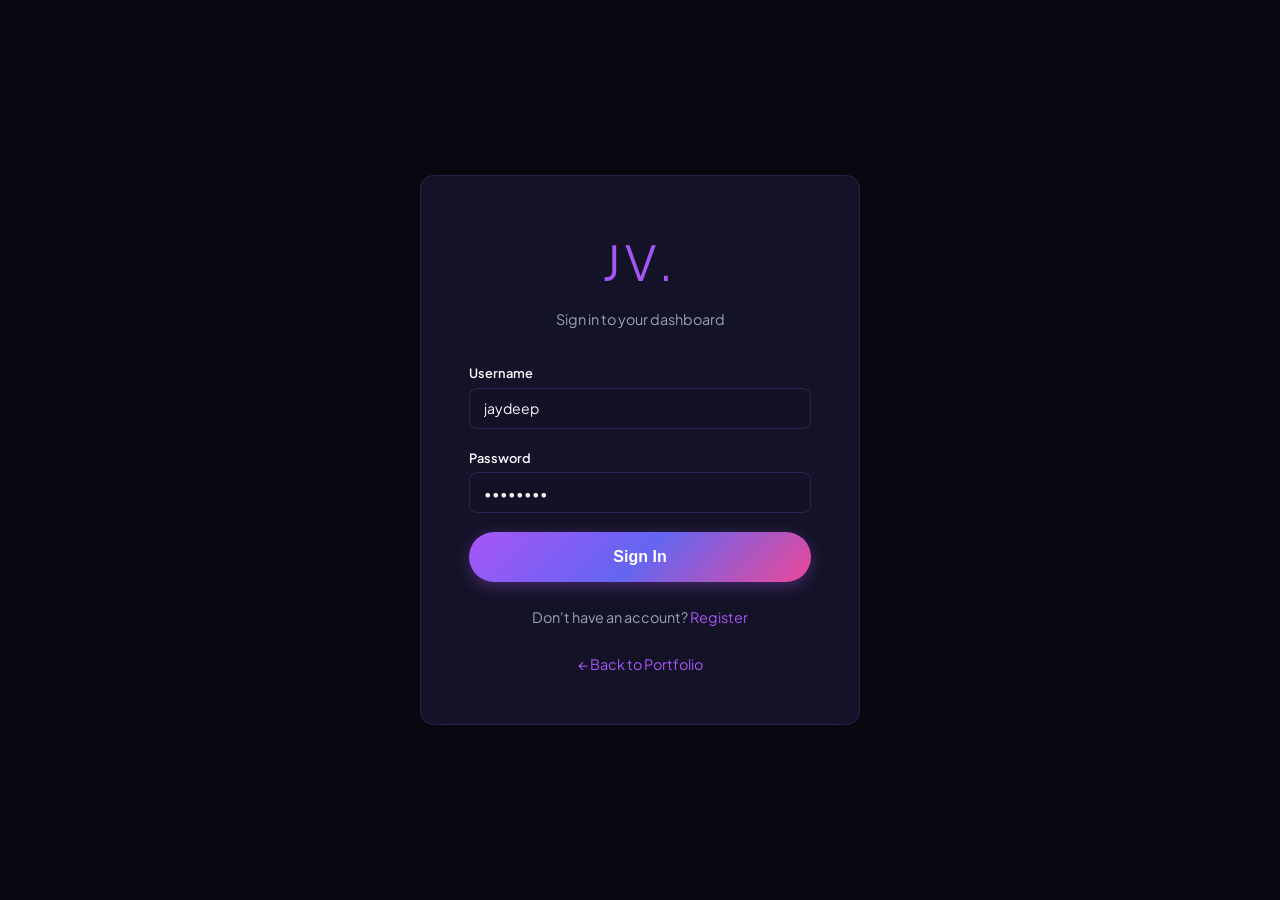
<file: login.html>
<!DOCTYPE html>
<html lang="en" data-theme="dark">
<head>
  <meta charset="UTF-8">
  <meta name="viewport" content="width=device-width, initial-scale=1.0">
  <title>Login | Jaydeep Verma Portfolio</title>
  <link rel="preconnect" href="https://fonts.googleapis.com">
  <link rel="preconnect" href="https://fonts.gstatic.com" crossorigin>
  <link href="https://fonts.googleapis.com/css2?family=Plus+Jakarta+Sans:wght@400;500;600;700;800&family=JetBrains+Mono:wght@400;500;600&display=swap" rel="stylesheet">
  <link rel="stylesheet" href="https://cdnjs.cloudflare.com/ajax/libs/font-awesome/6.5.1/css/all.min.css">
  <link rel="stylesheet" href="assets/css/main.css">
  <style>
    .auth-wrapper{min-height:100vh;display:flex;align-items:center;justify-content:center;padding:2rem;background:var(--bg)}
    .auth-card{background:var(--surface);border:1px solid var(--border);border-radius:var(--radius);padding:3rem;width:100%;max-width:440px;backdrop-filter:blur(12px)}
    .auth-logo{font-family:var(--font-heading);font-size:3rem;color:var(--accent);text-align:center;margin-bottom:0.5rem;letter-spacing:0.1em}
    .auth-subtitle{text-align:center;color:var(--muted);margin-bottom:2rem;font-size:0.9rem}
    .auth-card .form-group{margin-bottom:1.2rem}
    .auth-card .btn-primary{width:100%;padding:1rem;font-size:1rem;margin-top:0.5rem;display:flex;align-items:center;justify-content:center;cursor:pointer;border:none;border-radius:50px;background:var(--accent-gradient);color:#fff;font-weight:600;}
    .auth-card .btn-primary:hover{box-shadow:var(--accent-glow);}
    .auth-link{text-align:center;margin-top:1.5rem;color:var(--muted);font-size:0.9rem}
    .auth-link a{color:var(--accent);text-decoration:none}
    .auth-link a:hover{text-decoration:underline}
    .auth-error{background:rgba(255,77,77,0.1);border:1px solid rgba(255,77,77,0.3);color:#ff6b6b;padding:0.8rem 1rem;border-radius:10px;margin-bottom:1.5rem;font-size:0.85rem;text-align:center;display:none;}
    .auth-success{background:rgba(168,85,247,0.1);border:1px solid rgba(168,85,247,0.3);color:var(--accent-light);padding:0.8rem 1rem;border-radius:10px;margin-bottom:1.5rem;font-size:0.85rem;text-align:center;display:none;}
  </style>
</head>
<body>
<div class="auth-wrapper">
  <div class="auth-card">
    <div class="auth-logo">JV.</div>
    <p class="auth-subtitle">Sign in to your dashboard</p>
    
    <div id="auth-error" class="auth-error"></div>
    <div id="auth-success" class="auth-success"></div>

    <form id="login-form">
      <div class="form-group">
        <label for="username">Username</label>
        <input type="text" id="username" name="username" placeholder="Enter username" required value="jaydeep">
      </div>
      <div class="form-group">
        <label for="password">Password</label>
        <input type="password" id="password" name="password" placeholder="Enter password" required value="••••••••">
      </div>
      <button type="submit" class="btn-primary">Sign In</button>
    </form>
    <div class="auth-link">
      Don't have an account? <a href="register.html">Register</a>
    </div>
    <div class="auth-link">
      <a href="index.html">&#8592; Back to Portfolio</a>
    </div>
  </div>
</div>

<script>
  // Handle URL query parameters for feedback messages
  const params = new URLSearchParams(window.location.search);
  const successEl = document.getElementById('auth-success');
  if (params.get('registered') === 'true') {
    successEl.textContent = 'Account created successfully! Please sign in.';
    successEl.style.display = 'block';
  } else if (params.get('logout') === 'true') {
    successEl.textContent = 'You have been logged out successfully.';
    successEl.style.display = 'block';
  }

  document.getElementById('login-form').addEventListener('submit', function(e) {
    e.preventDefault();
    const user = document.getElementById('username').value.trim();
    localStorage.setItem('jv_admin_user', user || 'jaydeep');
    window.location.href = 'dashboard/index.html';
  });
</script>
</body>
</html>
</file>
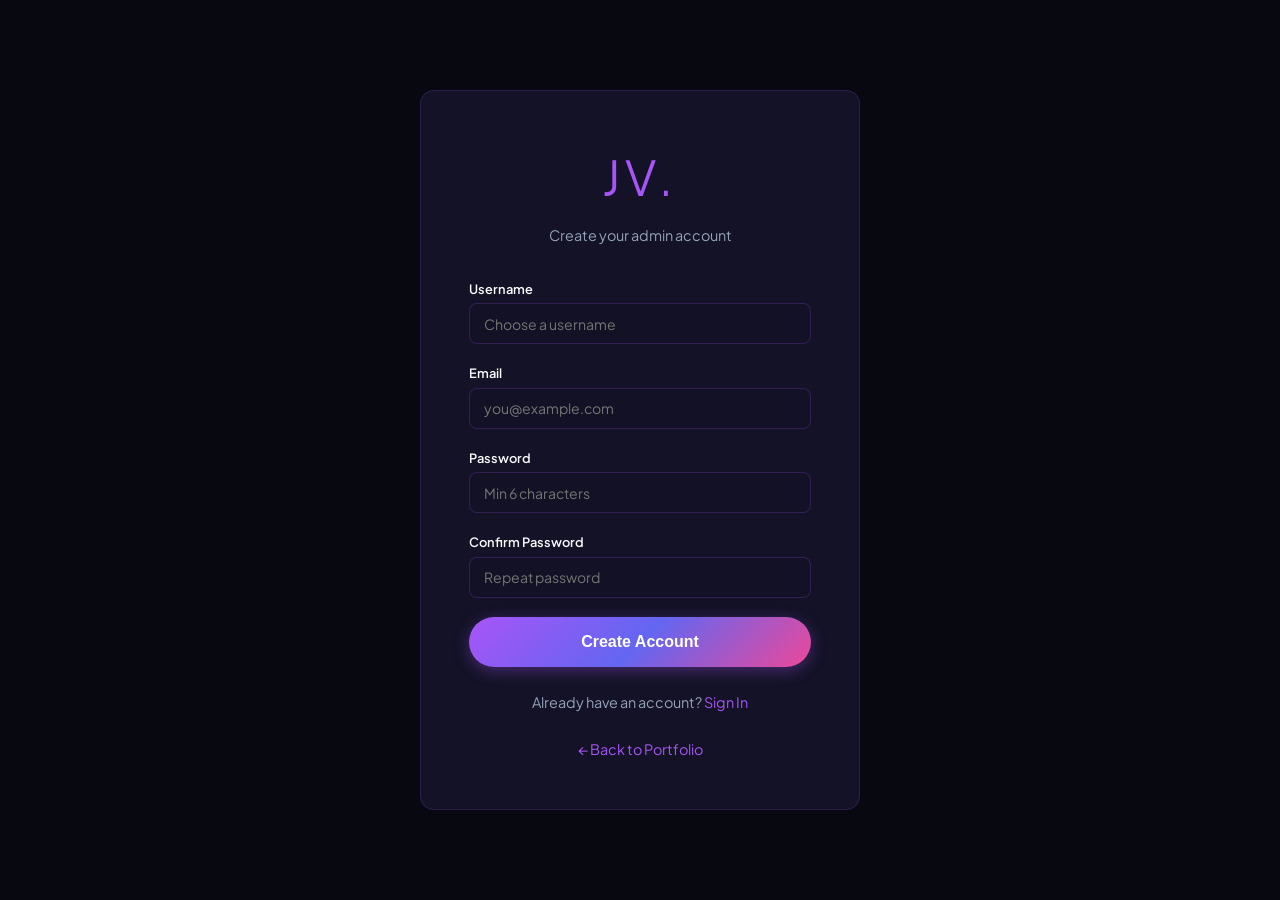
<file: register.html>
<!DOCTYPE html>
<html lang="en" data-theme="dark">
<head>
  <meta charset="UTF-8">
  <meta name="viewport" content="width=device-width, initial-scale=1.0">
  <title>Register | Jaydeep Verma Portfolio</title>
  <link rel="preconnect" href="https://fonts.googleapis.com">
  <link rel="preconnect" href="https://fonts.gstatic.com" crossorigin>
  <link href="https://fonts.googleapis.com/css2?family=Plus+Jakarta+Sans:wght@400;500;600;700;800&family=JetBrains+Mono:wght@400;500;600&display=swap" rel="stylesheet">
  <link rel="stylesheet" href="https://cdnjs.cloudflare.com/ajax/libs/font-awesome/6.5.1/css/all.min.css">
  <link rel="stylesheet" href="assets/css/main.css">
  <style>
    .auth-wrapper{min-height:100vh;display:flex;align-items:center;justify-content:center;padding:2rem;background:var(--bg)}
    .auth-card{background:var(--surface);border:1px solid var(--border);border-radius:var(--radius);padding:3rem;width:100%;max-width:440px;backdrop-filter:blur(12px)}
    .auth-logo{font-family:var(--font-heading);font-size:3rem;color:var(--accent);text-align:center;margin-bottom:0.5rem;letter-spacing:0.1em}
    .auth-subtitle{text-align:center;color:var(--muted);margin-bottom:2rem;font-size:0.9rem}
    .auth-card .form-group{margin-bottom:1.2rem}
    .auth-card .btn-primary{width:100%;padding:1rem;font-size:1rem;margin-top:0.5rem;display:flex;align-items:center;justify-content:center;cursor:pointer;border:none;border-radius:50px;background:var(--accent-gradient);color:#fff;font-weight:600;}
    .auth-card .btn-primary:hover{box-shadow:var(--accent-glow);}
    .auth-link{text-align:center;margin-top:1.5rem;color:var(--muted);font-size:0.9rem}
    .auth-link a{color:var(--accent);text-decoration:none}
    .auth-link a:hover{text-decoration:underline}
    .auth-error{background:rgba(255,77,77,0.1);border:1px solid rgba(255,77,77,0.3);color:#ff6b6b;padding:0.8rem 1rem;border-radius:10px;margin-bottom:1.5rem;font-size:0.85rem;text-align:center;display:none;}
  </style>
</head>
<body>
<div class="auth-wrapper">
  <div class="auth-card">
    <div class="auth-logo">JV.</div>
    <p class="auth-subtitle">Create your admin account</p>
    
    <div id="auth-error" class="auth-error"></div>

    <form id="register-form">
      <div class="form-group">
        <label for="username">Username</label>
        <input type="text" id="username" name="username" placeholder="Choose a username" required>
      </div>
      <div class="form-group">
        <label for="email">Email</label>
        <input type="email" id="email" name="email" placeholder="you@example.com" required>
      </div>
      <div class="form-group">
        <label for="password">Password</label>
        <input type="password" id="password" name="password" placeholder="Min 6 characters" required minlength="6">
      </div>
      <div class="form-group">
        <label for="confirmPassword">Confirm Password</label>
        <input type="password" id="confirmPassword" name="confirmPassword" placeholder="Repeat password" required minlength="6">
      </div>
      <button type="submit" class="btn-primary">Create Account</button>
    </form>
    <div class="auth-link">
      Already have an account? <a href="login.html">Sign In</a>
    </div>
    <div class="auth-link">
      <a href="index.html">&#8592; Back to Portfolio</a>
    </div>
  </div>
</div>

<script>
  document.getElementById('register-form').addEventListener('submit', function(e) {
    e.preventDefault();
    const p1 = document.getElementById('password').value;
    const p2 = document.getElementById('confirmPassword').value;
    const errEl = document.getElementById('auth-error');

    if (p1 !== p2) {
      errEl.textContent = 'Passwords do not match.';
      errEl.style.display = 'block';
      return;
    }

    const user = document.getElementById('username').value.trim();
    localStorage.setItem('jv_admin_user', user || 'jaydeep');
    window.location.href = 'login.html?registered=true';
  });
</script>
</body>
</html>
</file>
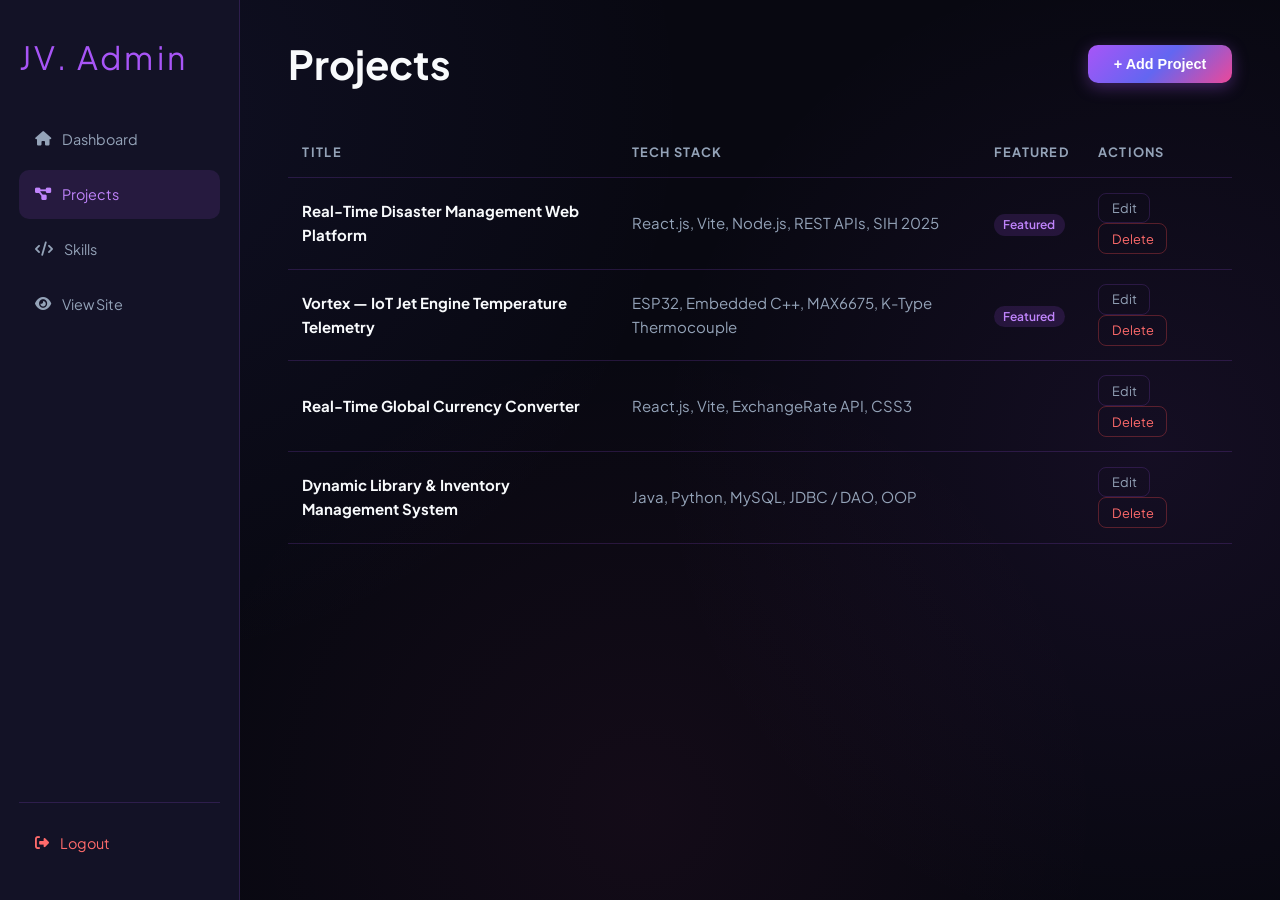
<file: dashboard/projects.html>
<!DOCTYPE html>
<html lang="en" data-theme="dark">
<head>
  <meta charset="UTF-8"><meta name="viewport" content="width=device-width,initial-scale=1.0">
  <title>Projects | Admin</title>
  <link rel="preconnect" href="https://fonts.googleapis.com">
  <link rel="preconnect" href="https://fonts.gstatic.com" crossorigin>
  <link href="https://fonts.googleapis.com/css2?family=Plus+Jakarta+Sans:wght@400;500;600;700;800&family=JetBrains+Mono:wght@400;500;600&display=swap" rel="stylesheet">
  <link rel="stylesheet" href="https://cdnjs.cloudflare.com/ajax/libs/font-awesome/6.5.1/css/all.min.css">
  <link rel="stylesheet" href="../assets/css/main.css">
  <style>
    body{cursor:auto;display:flex;min-height:100vh}
    .sb{width:240px;background:var(--surface);border-right:1px solid var(--border);padding:2rem 1.2rem;display:flex;flex-direction:column;position:fixed;top:0;bottom:0;left:0}
    .sb-logo{font-family:var(--font-heading);font-size:2rem;color:var(--accent);margin-bottom:2rem;letter-spacing:.1em}
    .sb ul{list-style:none;display:flex;flex-direction:column;gap:.4rem;flex:1}
    .sb a{display:flex;align-items:center;gap:.7rem;padding:.8rem 1rem;border-radius:10px;color:var(--muted);text-decoration:none;font-size:.9rem;transition:.3s}
    .sb a:hover,.sb a.active{background:rgba(168,85,247,.12);color:var(--accent-light)}
    .sb-bot{border-top:1px solid var(--border);padding-top:1rem}
    .sb-bot a{color:#ff6b6b}
    .mc{margin-left:240px;flex:1;padding:2rem 3rem}
    .dh{display:flex;align-items:center;justify-content:space-between;margin-bottom:2rem}
    .dh h1{font-family:var(--font-heading);font-size:2.5rem}
    table{width:100%;border-collapse:collapse}
    th,td{padding:.9rem;text-align:left;border-bottom:1px solid var(--border)}
    th{color:var(--muted);font-size:.8rem;text-transform:uppercase;letter-spacing:.1em}
    tr:hover{background:var(--glass)}
    .fb{background:rgba(168,85,247,.15);color:var(--accent-light);padding:.2rem .6rem;border-radius:20px;font-size:.75rem;font-weight:600}
    .ab{padding:.4rem .8rem;border:1px solid var(--border);border-radius:8px;background:transparent;color:var(--muted);cursor:pointer;font-size:.8rem;font-family:var(--font-body);transition:.3s;margin-right:.3rem}
    .ab:hover{border-color:var(--accent);color:var(--accent-light)}
    .ab.del{color:#ff6b6b;border-color:rgba(255,77,77,.3)}
    .ab.del:hover{background:rgba(255,77,77,.1);border-color:#ff6b6b}
    .mo{display:none;position:fixed;inset:0;background:rgba(0,0,0,.75);z-index:100;align-items:center;justify-content:center}
    .mo.show{display:flex}
    .md{background:var(--surface);border:1px solid var(--border);border-radius:var(--radius);padding:2rem;width:100%;max-width:500px}
    .md h2{font-family:var(--font-heading);font-size:1.8rem;margin-bottom:1.2rem}
    .md .form-group{margin-bottom:1rem}
    .br{display:flex;gap:1rem;margin-top:1rem}
    .bc{padding:.7rem 1.2rem;background:transparent;border:1px solid var(--border);border-radius:50px;color:var(--muted);cursor:pointer;font-family:var(--font-body)}
    .cl{display:flex;align-items:center;gap:.5rem;color:var(--muted);font-size:.9rem}
    .cl input{accent-color:var(--accent)}
    @media (max-width: 768px) {
      .sb{position:static;width:100%;}
      body{flex-direction:column;}
      .mc{margin-left:0;padding:1.5rem;}
    }
  </style>
</head>
<body>
  <aside class="sb">
    <div class="sb-logo">JV. Admin</div>
    <ul>
      <li><a href="index.html"><i class="fa-solid fa-house"></i> Dashboard</a></li>
      <li><a href="projects.html" class="active"><i class="fa-solid fa-diagram-project"></i> Projects</a></li>
      <li><a href="skills.html"><i class="fa-solid fa-code"></i> Skills</a></li>
      <li><a href="../index.html"><i class="fa-solid fa-eye"></i> View Site</a></li>
    </ul>
    <div class="sb-bot"><a href="../login.html?logout=true"><i class="fa-solid fa-right-from-bracket"></i> Logout</a></div>
  </aside>
  <main class="mc">
    <div class="dh"><h1>Projects</h1><button class="btn-primary" onclick="openM('add')">+ Add Project</button></div>
    <table>
      <thead><tr><th>Title</th><th>Tech Stack</th><th>Featured</th><th>Actions</th></tr></thead>
      <tbody id="projects-tbody">
      </tbody>
    </table>
  </main>
  <div class="mo" id="pm">
    <div class="md">
      <h2 id="mt">Add Project</h2>
      <form id="project-form" onsubmit="saveProject(event)">
        <input type="hidden" id="ma" value="add">
        <input type="hidden" id="mi">
        <div class="form-group"><label>Title</label><input type="text" id="ft" required></div>
        <div class="form-group"><label>Description</label><textarea id="fd" rows="3"></textarea></div>
        <div class="form-group"><label>Tech Stack</label><input type="text" id="fs"></div>
        <div class="form-group"><label>Project URL</label><input type="text" id="fp"></div>
        <div class="form-group"><label>GitHub URL</label><input type="text" id="fg"></div>
        <label class="cl"><input type="checkbox" id="ff"> Featured</label>
        <div class="br"><button type="submit" class="btn-primary">Save</button><button type="button" class="bc" onclick="closeM()">Cancel</button></div>
      </form>
    </div>
  </div>
  <script>
  const defaultProjects = [
    { id: 1, title: 'Real-Time Disaster Management Web Platform', desc: 'Emergency response application developed as part of participation in Smart India Hackathon (SIH 2025).', tech: 'React.js, Vite, Node.js, REST APIs, SIH 2025', purl: '', gurl: 'https://github.com/JD-the-techie', feat: true },
    { id: 2, title: 'Vortex — IoT Jet Engine Temperature Telemetry', desc: 'Embedded sensor telemetry monitoring system developed for custom jet engine prototype at Club Technothon.', tech: 'ESP32, Embedded C++, MAX6675, K-Type Thermocouple', purl: '', gurl: 'https://github.com/JD-the-techie', feat: true },
    { id: 3, title: 'Real-Time Global Currency Converter', desc: 'Responsive financial tool integrating live foreign exchange rate APIs for instant multi-currency conversions.', tech: 'React.js, Vite, ExchangeRate API, CSS3', purl: '', gurl: 'https://github.com/JD-the-techie', feat: false },
    { id: 4, title: 'Dynamic Library & Inventory Management System', desc: 'Relational database software application supporting book cataloging, loans, and automated fines.', tech: 'Java, Python, MySQL, JDBC / DAO, OOP', purl: '', gurl: 'https://github.com/JD-the-techie', feat: false }
  ];

  let projects = JSON.parse(localStorage.getItem('jv_projects') || JSON.stringify(defaultProjects));

  function renderTable() {
    const tbody = document.getElementById('projects-tbody');
    tbody.innerHTML = '';
    projects.forEach((p, idx) => {
      const tr = document.createElement('tr');
      tr.innerHTML = `
        <td><strong>${escapeHtml(p.title)}</strong></td>
        <td style="color:var(--muted)">${escapeHtml(p.tech || '-')}</td>
        <td>${p.feat ? '<span class="fb">Featured</span>' : ''}</td>
        <td>
          <button class="ab" onclick="openM('edit', ${p.id})">Edit</button>
          <button class="ab del" onclick="deleteProject(${p.id})">Delete</button>
        </td>
      `;
      tbody.appendChild(tr);
    });
  }

  function escapeHtml(str) {
    if (!str) return '';
    return str.replace(/&/g,'&amp;').replace(/</g,'&lt;').replace(/>/g,'&gt;').replace(/"/g,'&quot;');
  }

  function openM(m, id){
    document.getElementById('pm').classList.add('show');
    document.getElementById('ma').value = m;
    if(m === 'edit'){
      const p = projects.find(item => item.id === id);
      if(!p) return;
      document.getElementById('mt').textContent = 'Edit Project';
      document.getElementById('mi').value = p.id;
      document.getElementById('ft').value = p.title;
      document.getElementById('fd').value = p.desc || '';
      document.getElementById('fs').value = p.tech || '';
      document.getElementById('fp').value = p.purl || '';
      document.getElementById('fg').value = p.gurl || '';
      document.getElementById('ff').checked = !!p.feat;
    } else {
      document.getElementById('mt').textContent = 'Add Project';
      document.getElementById('mi').value = '';
      document.getElementById('ft').value = '';
      document.getElementById('fd').value = '';
      document.getElementById('fs').value = '';
      document.getElementById('fp').value = '';
      document.getElementById('fg').value = '';
      document.getElementById('ff').checked = false;
    }
  }

  function saveProject(e) {
    e.preventDefault();
    const mode = document.getElementById('ma').value;
    const title = document.getElementById('ft').value.trim();
    const desc = document.getElementById('fd').value.trim();
    const tech = document.getElementById('fs').value.trim();
    const purl = document.getElementById('fp').value.trim();
    const gurl = document.getElementById('fg').value.trim();
    const feat = document.getElementById('ff').checked;

    if (mode === 'edit') {
      const id = parseInt(document.getElementById('mi').value);
      const p = projects.find(item => item.id === id);
      if (p) {
        p.title = title;
        p.desc = desc;
        p.tech = tech;
        p.purl = purl;
        p.gurl = gurl;
        p.feat = feat;
      }
    } else {
      const newId = projects.length > 0 ? Math.max(...projects.map(p => p.id)) + 1 : 1;
      projects.push({ id: newId, title, desc, tech, purl, gurl, feat });
    }

    localStorage.setItem('jv_projects', JSON.stringify(projects));
    renderTable();
    closeM();
  }

  function deleteProject(id) {
    if (confirm('Delete this project?')) {
      projects = projects.filter(p => p.id !== id);
      localStorage.setItem('jv_projects', JSON.stringify(projects));
      renderTable();
    }
  }

  function closeM(){document.getElementById('pm').classList.remove('show');}
  document.getElementById('pm').addEventListener('click',function(e){if(e.target===this)closeM();});

  renderTable();
  </script>
</body>
</html>
</file>
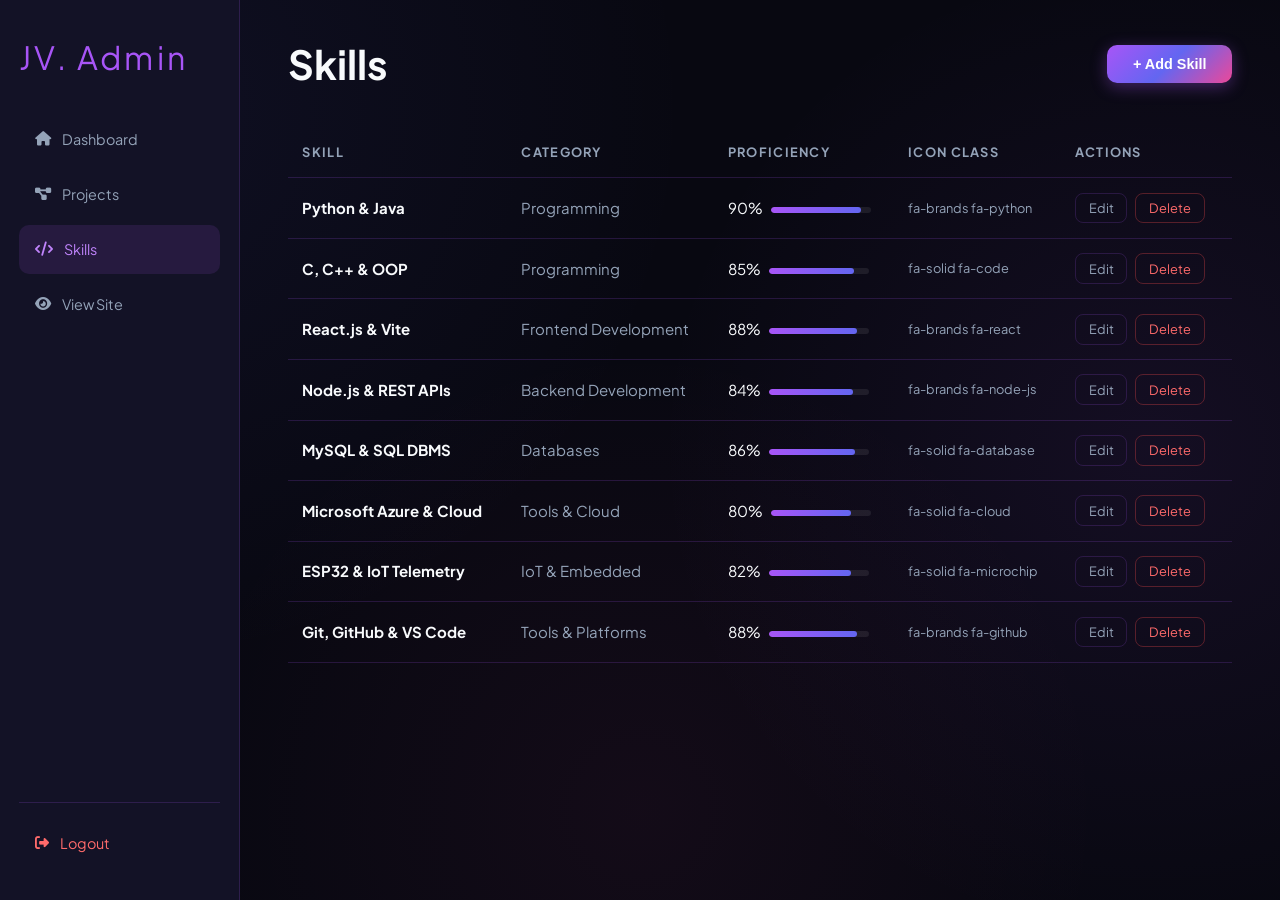
<file: dashboard/skills.html>
<!DOCTYPE html>
<html lang="en" data-theme="dark">
<head>
  <meta charset="UTF-8"><meta name="viewport" content="width=device-width,initial-scale=1.0">
  <title>Skills | Admin</title>
  <link rel="preconnect" href="https://fonts.googleapis.com">
  <link rel="preconnect" href="https://fonts.gstatic.com" crossorigin>
  <link href="https://fonts.googleapis.com/css2?family=Plus+Jakarta+Sans:wght@400;500;600;700;800&family=JetBrains+Mono:wght@400;500;600&display=swap" rel="stylesheet">
  <link rel="stylesheet" href="https://cdnjs.cloudflare.com/ajax/libs/font-awesome/6.5.1/css/all.min.css">
  <link rel="stylesheet" href="../assets/css/main.css">
  <style>
    body{cursor:auto;display:flex;min-height:100vh}
    .sb{width:240px;background:var(--surface);border-right:1px solid var(--border);padding:2rem 1.2rem;display:flex;flex-direction:column;position:fixed;top:0;bottom:0;left:0}
    .sb-logo{font-family:var(--font-heading);font-size:2rem;color:var(--accent);margin-bottom:2rem;letter-spacing:.1em}
    .sb ul{list-style:none;display:flex;flex-direction:column;gap:.4rem;flex:1}
    .sb a{display:flex;align-items:center;gap:.7rem;padding:.8rem 1rem;border-radius:10px;color:var(--muted);text-decoration:none;font-size:.9rem;transition:.3s}
    .sb a:hover,.sb a.active{background:rgba(168,85,247,.12);color:var(--accent-light)}
    .sb-bot{border-top:1px solid var(--border);padding-top:1rem}
    .sb-bot a{color:#ff6b6b}
    .mc{margin-left:240px;flex:1;padding:2rem 3rem}
    .dh{display:flex;align-items:center;justify-content:space-between;margin-bottom:2rem}
    .dh h1{font-family:var(--font-heading);font-size:2.5rem}
    table{width:100%;border-collapse:collapse}
    th,td{padding:.9rem;text-align:left;border-bottom:1px solid var(--border)}
    th{color:var(--muted);font-size:.8rem;text-transform:uppercase;letter-spacing:.1em}
    tr:hover{background:var(--glass)}
    .prof-bar{width:100px;height:6px;background:rgba(255,255,255,.08);border-radius:4px;overflow:hidden;display:inline-block;vertical-align:middle;margin-left:.5rem}
    .prof-fill{height:100%;background:linear-gradient(90deg,var(--accent),var(--accent2));border-radius:4px}
    .ab{padding:.4rem .8rem;border:1px solid var(--border);border-radius:8px;background:transparent;color:var(--muted);cursor:pointer;font-size:.8rem;font-family:var(--font-body);transition:.3s;margin-right:.3rem}
    .ab:hover{border-color:var(--accent);color:var(--accent-light)}
    .ab.del{color:#ff6b6b;border-color:rgba(255,77,77,.3)}
    .ab.del:hover{background:rgba(255,77,77,.1);border-color:#ff6b6b}
    .mo{display:none;position:fixed;inset:0;background:rgba(0,0,0,.75);z-index:100;align-items:center;justify-content:center}
    .mo.show{display:flex}
    .md{background:var(--surface);border:1px solid var(--border);border-radius:var(--radius);padding:2rem;width:100%;max-width:460px}
    .md h2{font-family:var(--font-heading);font-size:1.8rem;margin-bottom:1.2rem}
    .md .form-group{margin-bottom:1rem}
    .br{display:flex;gap:1rem;margin-top:1rem}
    .bc{padding:.7rem 1.2rem;background:transparent;border:1px solid var(--border);border-radius:50px;color:var(--muted);cursor:pointer;font-family:var(--font-body)}
    @media (max-width: 768px) {
      .sb{position:static;width:100%;}
      body{flex-direction:column;}
      .mc{margin-left:0;padding:1.5rem;}
    }
  </style>
</head>
<body>
  <aside class="sb">
    <div class="sb-logo">JV. Admin</div>
    <ul>
      <li><a href="index.html"><i class="fa-solid fa-house"></i> Dashboard</a></li>
      <li><a href="projects.html"><i class="fa-solid fa-diagram-project"></i> Projects</a></li>
      <li><a href="skills.html" class="active"><i class="fa-solid fa-code"></i> Skills</a></li>
      <li><a href="../index.html"><i class="fa-solid fa-eye"></i> View Site</a></li>
    </ul>
    <div class="sb-bot"><a href="../login.html?logout=true"><i class="fa-solid fa-right-from-bracket"></i> Logout</a></div>
  </aside>
  <main class="mc">
    <div class="dh"><h1>Skills</h1><button class="btn-primary" onclick="openM('add')">+ Add Skill</button></div>
    <table>
      <thead><tr><th>Skill</th><th>Category</th><th>Proficiency</th><th>Icon Class</th><th>Actions</th></tr></thead>
      <tbody id="skills-tbody">
      </tbody>
    </table>
  </main>
  <div class="mo" id="sm">
    <div class="md">
      <h2 id="mt">Add Skill</h2>
      <form id="skill-form" onsubmit="saveSkill(event)">
        <input type="hidden" id="ma" value="add">
        <input type="hidden" id="mi">
        <div class="form-group"><label>Skill Name</label><input type="text" id="fn" required></div>
        <div class="form-group"><label>Category</label><input type="text" id="fc" required placeholder="e.g. Languages, Web, Core"></div>
        <div class="form-group"><label>Proficiency (0-100)</label><input type="number" id="fp" min="0" max="100" value="75"></div>
        <div class="form-group"><label>Icon Class</label><input type="text" id="fi" placeholder="e.g. fa-brands fa-java"></div>
        <div class="br"><button type="submit" class="btn-primary">Save</button><button type="button" class="bc" onclick="closeM()">Cancel</button></div>
      </form>
    </div>
  </div>
  <script>
  const defaultSkills = [
    { id: 1, name: 'Python & Java', cat: 'Programming', prof: 90, icon: 'fa-brands fa-python' },
    { id: 2, name: 'C, C++ & OOP', cat: 'Programming', prof: 85, icon: 'fa-solid fa-code' },
    { id: 3, name: 'React.js & Vite', cat: 'Frontend Development', prof: 88, icon: 'fa-brands fa-react' },
    { id: 4, name: 'Node.js & REST APIs', cat: 'Backend Development', prof: 84, icon: 'fa-brands fa-node-js' },
    { id: 5, name: 'MySQL & SQL DBMS', cat: 'Databases', prof: 86, icon: 'fa-solid fa-database' },
    { id: 6, name: 'Microsoft Azure & Cloud', cat: 'Tools & Cloud', prof: 80, icon: 'fa-solid fa-cloud' },
    { id: 7, name: 'ESP32 & IoT Telemetry', cat: 'IoT & Embedded', prof: 82, icon: 'fa-solid fa-microchip' },
    { id: 8, name: 'Git, GitHub & VS Code', cat: 'Tools & Platforms', prof: 88, icon: 'fa-brands fa-github' }
  ];

  let skills = JSON.parse(localStorage.getItem('jv_skills') || JSON.stringify(defaultSkills));

  function renderTable() {
    const tbody = document.getElementById('skills-tbody');
    tbody.innerHTML = '';
    skills.forEach(s => {
      const tr = document.createElement('tr');
      tr.innerHTML = `
        <td><strong>${escapeHtml(s.name)}</strong></td>
        <td style="color:var(--muted)">${escapeHtml(s.cat)}</td>
        <td>${s.prof}%<div class="prof-bar"><div class="prof-fill" style="width:${s.prof}%"></div></div></td>
        <td style="color:var(--muted);font-size:.8rem">${escapeHtml(s.icon || '-')}</td>
        <td>
          <button class="ab" onclick="openM('edit', ${s.id})">Edit</button>
          <button class="ab del" onclick="deleteSkill(${s.id})">Delete</button>
        </td>
      `;
      tbody.appendChild(tr);
    });
  }

  function escapeHtml(str) {
    if (!str) return '';
    return str.replace(/&/g,'&amp;').replace(/</g,'&lt;').replace(/>/g,'&gt;').replace(/"/g,'&quot;');
  }

  function openM(m, id){
    document.getElementById('sm').classList.add('show');
    document.getElementById('ma').value = m;
    if(m === 'edit'){
      const s = skills.find(item => item.id === id);
      if(!s) return;
      document.getElementById('mt').textContent = 'Edit Skill';
      document.getElementById('mi').value = s.id;
      document.getElementById('fn').value = s.name;
      document.getElementById('fc').value = s.cat;
      document.getElementById('fp').value = s.prof;
      document.getElementById('fi').value = s.icon || '';
    } else {
      document.getElementById('mt').textContent = 'Add Skill';
      document.getElementById('mi').value = '';
      document.getElementById('fn').value = '';
      document.getElementById('fc').value = '';
      document.getElementById('fp').value = '75';
      document.getElementById('fi').value = '';
    }
  }

  function saveSkill(e) {
    e.preventDefault();
    const mode = document.getElementById('ma').value;
    const name = document.getElementById('fn').value.trim();
    const cat = document.getElementById('fc').value.trim();
    const prof = parseInt(document.getElementById('fp').value) || 70;
    const icon = document.getElementById('fi').value.trim();

    if (mode === 'edit') {
      const id = parseInt(document.getElementById('mi').value);
      const s = skills.find(item => item.id === id);
      if (s) {
        s.name = name;
        s.cat = cat;
        s.prof = prof;
        s.icon = icon;
      }
    } else {
      const newId = skills.length > 0 ? Math.max(...skills.map(s => s.id)) + 1 : 1;
      skills.push({ id: newId, name, cat, prof, icon });
    }

    localStorage.setItem('jv_skills', JSON.stringify(skills));
    renderTable();
    closeM();
  }

  function deleteSkill(id) {
    if (confirm('Delete this skill?')) {
      skills = skills.filter(s => s.id !== id);
      localStorage.setItem('jv_skills', JSON.stringify(skills));
      renderTable();
    }
  }

  function closeM(){document.getElementById('sm').classList.remove('show');}
  document.getElementById('sm').addEventListener('click',function(e){if(e.target===this)closeM();});

  renderTable();
  </script>
</body>
</html>
</file>
<file: assets/css/main.css>
/* =========================================================
   DYNAMIC PERSONAL PORTFOLIO — JAYDEEP VERMA
   Fresher / Entry-Level Software Engineer & B.Tech CSE Undergraduate
   Design System: Plus Jakarta Sans & JetBrains Mono
   Theme: Obsidian Dark & Clean Slate Light (Vibrant Glow Accents)
   ========================================================= */

@import url('https://fonts.googleapis.com/css2?family=JetBrains+Mono:wght@400;500;600;700&family=Plus+Jakarta+Sans:ital,wght@0,300;0,400;0,500;0,600;0,700;0,800;1,400;1,600&display=swap');

/* ===== CSS VARIABLES: DARK MODE (DEFAULT) ===== */
:root {
  --bg: #080811;
  --bg-secondary: #0f0e1e;
  --surface: #131226;
  --surface-card: rgba(19, 18, 38, 0.75);
  --surface-hover: #1c1a3b;
  --glass: rgba(19, 18, 38, 0.7);
  --glass-border: rgba(168, 85, 247, 0.22);
  --glass-hover: rgba(28, 26, 59, 0.9);

  --accent: #a855f7;        /* Vibrant Neon Purple */
  --accent-light: #c084fc;  /* Light Purple Glow */
  --accent-dark: #7e22ce;
  --accent2: #6366f1;       /* Electric Indigo */
  --accent3: #ec4899;       /* High-energy Fuchsia */
  --accent-gradient: linear-gradient(135deg, #a855f7 0%, #6366f1 50%, #ec4899 100%);
  --accent-glow: 0 0 25px rgba(168, 85, 247, 0.4);
  --accent-glow-lg: 0 0 50px rgba(168, 85, 247, 0.55);

  --text: #f8fafc;
  --text-secondary: #cbd5e1;
  --muted: #94a3b8;
  --border: rgba(168, 85, 247, 0.18);
  --border-light: rgba(255, 255, 255, 0.08);

  --success: #10b981;
  --success-bg: rgba(16, 185, 129, 0.15);
  --warning: #f59e0b;

  --font-heading: 'Plus Jakarta Sans', -apple-system, BlinkMacSystemFont, sans-serif;
  --font-body: 'Plus Jakarta Sans', -apple-system, BlinkMacSystemFont, sans-serif;
  --font-mono: 'JetBrains Mono', monospace;

  --transition: 0.25s cubic-bezier(0.4, 0, 0.2, 1);
  --radius: 14px;
  --radius-sm: 8px;
  --radius-lg: 20px;
}

/* ===== CSS VARIABLES: LIGHT MODE ===== */
[data-theme="light"] {
  --bg: #f8fafc;
  --bg-secondary: #f1f5f9;
  --surface: #ffffff;
  --surface-card: rgba(255, 255, 255, 0.92);
  --surface-hover: #eef2f6;
  --glass: rgba(255, 255, 255, 0.88);
  --glass-border: rgba(147, 51, 234, 0.22);
  --glass-hover: rgba(245, 247, 250, 0.98);

  --accent: #9333ea;
  --accent-light: #7e22ce;
  --accent-dark: #6b21a8;
  --accent2: #4f46e5;
  --accent3: #db2777;
  --accent-gradient: linear-gradient(135deg, #9333ea 0%, #4f46e5 50%, #db2777 100%);
  --accent-glow: 0 0 20px rgba(147, 51, 234, 0.25);
  --accent-glow-lg: 0 0 35px rgba(147, 51, 234, 0.4);

  --text: #0f172a;
  --text-secondary: #334155;
  --muted: #64748b;
  --border: rgba(147, 51, 234, 0.2);
  --border-light: rgba(0, 0, 0, 0.08);

  --success: #059669;
  --success-bg: rgba(5, 150, 105, 0.12);
}

/* ===== RESET & BASE ===== */
*, *::before, *::after {
  margin: 0;
  padding: 0;
  box-sizing: border-box;
}

html {
  scroll-behavior: smooth;
  scroll-padding-top: 80px;
}

body {
  background: var(--bg);
  background-image: 
    radial-gradient(circle at 10% 12%, rgba(99, 102, 241, 0.08) 0%, transparent 40%),
    radial-gradient(circle at 90% 50%, rgba(168, 85, 247, 0.08) 0%, transparent 40%),
    radial-gradient(circle at 50% 90%, rgba(236, 72, 153, 0.05) 0%, transparent 45%);
  background-attachment: fixed;
  color: var(--text);
  font-family: var(--font-body);
  font-size: 15px;
  line-height: 1.6;
  overflow-x: hidden;
  cursor: default;
  transition: background var(--transition), color var(--transition);
}

::selection {
  background: var(--accent);
  color: #fff;
}

::-webkit-scrollbar {
  width: 7px;
}
::-webkit-scrollbar-track {
  background: var(--bg);
}
::-webkit-scrollbar-thumb {
  background: rgba(168, 85, 247, 0.4);
  border-radius: 4px;
}
::-webkit-scrollbar-thumb:hover {
  background: var(--accent);
}

/* ===== CUSTOM CURSOR ===== */
#cursor-dot {
  width: 8px;
  height: 8px;
  background: var(--accent-light);
  border-radius: 50%;
  position: fixed;
  pointer-events: none;
  z-index: 9999;
  transform: translate(-50%, -50%);
  box-shadow: 0 0 10px var(--accent);
  transition: opacity 0.2s;
}

#cursor-ring {
  width: 34px;
  height: 34px;
  border: 1.5px solid rgba(168, 85, 247, 0.6);
  border-radius: 50%;
  position: fixed;
  pointer-events: none;
  z-index: 9998;
  transform: translate(-50%, -50%);
  transition: width 0.2s, height 0.2s, border-color 0.2s, background-color 0.2s;
}

/* ===== PRELOADER SCREEN ===== */
#loader {
  position: fixed;
  inset: 0;
  background: var(--bg);
  z-index: 99999;
  display: flex;
  flex-direction: column;
  align-items: center;
  justify-content: center;
  gap: 1rem;
  transition: opacity 0.5s ease, visibility 0.5s ease;
}

#loader.hidden {
  opacity: 0;
  visibility: hidden;
  pointer-events: none;
}

.loader-text {
  font-family: var(--font-heading);
  font-size: 2.8rem;
  font-weight: 800;
  letter-spacing: 0.1em;
  background: var(--accent-gradient);
  -webkit-background-clip: text;
  -webkit-text-fill-color: transparent;
  animation: pulseLogo 1.5s ease-in-out infinite;
}

@keyframes pulseLogo {
  0%, 100% { transform: scale(1); filter: drop-shadow(0 0 10px rgba(168,85,247,0.4)); }
  50% { transform: scale(1.08); filter: drop-shadow(0 0 22px rgba(168,85,247,0.7)); }
}

.loader-bar-wrap {
  width: 160px;
  height: 3.5px;
  background: rgba(255, 255, 255, 0.1);
  border-radius: 4px;
  overflow: hidden;
}

.loader-bar {
  width: 0;
  height: 100%;
  background: var(--accent-gradient);
  border-radius: 4px;
  animation: loadProgress 0.8s cubic-bezier(0.4, 0, 0.2, 1) forwards;
}

@keyframes loadProgress {
  0% { width: 0; }
  100% { width: 100%; }
}

/* ===== NAVIGATION BAR ===== */
nav {
  position: fixed;
  top: 0;
  left: 0;
  width: 100%;
  height: 68px;
  display: flex;
  align-items: center;
  justify-content: space-between;
  padding: 0 3.5rem;
  z-index: 1000;
  backdrop-filter: blur(16px);
  -webkit-backdrop-filter: blur(16px);
  background: rgba(8, 8, 17, 0.82);
  border-bottom: 1px solid var(--border-light);
  transition: background var(--transition), box-shadow var(--transition), height var(--transition);
}

[data-theme="light"] nav {
  background: rgba(255, 255, 255, 0.88);
}

nav.scrolled {
  height: 60px;
  background: rgba(8, 8, 17, 0.95);
  border-bottom: 1px solid var(--border);
  box-shadow: 0 8px 25px rgba(0, 0, 0, 0.35);
}

[data-theme="light"] nav.scrolled {
  background: rgba(255, 255, 255, 0.96);
  box-shadow: 0 6px 20px rgba(0, 0, 0, 0.08);
}

.nav-logo {
  font-family: var(--font-heading);
  font-size: 1.5rem;
  font-weight: 800;
  letter-spacing: -0.02em;
  color: var(--text);
  text-decoration: none;
  display: flex;
  align-items: center;
  gap: 0.15rem;
}

.nav-logo span.dot {
  color: var(--accent);
}

.nav-links {
  display: flex;
  align-items: center;
  list-style: none;
  gap: 1.5rem;
}

.nav-links a {
  text-decoration: none;
  color: var(--text-secondary);
  font-size: 0.88rem;
  font-weight: 500;
  letter-spacing: 0.01em;
  position: relative;
  padding: 0.3rem 0;
  transition: color var(--transition);
}

.nav-links a:hover,
.nav-links a.active {
  color: var(--accent-light);
}

.nav-links a::after {
  content: '';
  position: absolute;
  bottom: 0;
  left: 0;
  width: 0;
  height: 2px;
  background: var(--accent-gradient);
  border-radius: 2px;
  transition: width var(--transition);
}

.nav-links a:hover::after,
.nav-links a.active::after {
  width: 100%;
}

.nav-actions {
  display: flex;
  align-items: center;
  gap: 0.85rem;
}

.theme-toggle-btn {
  width: 38px;
  height: 38px;
  border-radius: 10px;
  border: 1px solid var(--glass-border);
  background: var(--glass);
  color: var(--text);
  display: flex;
  align-items: center;
  justify-content: center;
  font-size: 1.05rem;
  cursor: pointer;
  transition: all var(--transition);
}

.theme-toggle-btn:hover {
  background: rgba(168, 85, 247, 0.2);
  border-color: var(--accent);
  color: var(--accent-light);
  transform: rotate(15deg) scale(1.05);
}

.nav-btn {
  padding: 0.5rem 1.15rem;
  border-radius: 8px;
  font-size: 0.84rem;
  font-weight: 600;
  text-decoration: none;
  color: #fff;
  background: var(--accent-gradient);
  box-shadow: 0 4px 12px rgba(168, 85, 247, 0.3);
  transition: all var(--transition);
  display: inline-flex;
  align-items: center;
  gap: 0.45rem;
}

.nav-btn:hover {
  transform: translateY(-2px);
  box-shadow: var(--accent-glow);
  color: #fff;
}

.hamburger {
  display: none;
  flex-direction: column;
  gap: 5px;
  cursor: pointer;
  background: transparent;
  border: none;
  padding: 5px;
}

.hamburger span {
  width: 22px;
  height: 2px;
  background: var(--text);
  border-radius: 2px;
  transition: all var(--transition);
}

.hamburger.open span:nth-child(1) { transform: rotate(45deg) translate(5px, 5px); }
.hamburger.open span:nth-child(2) { opacity: 0; }
.hamburger.open span:nth-child(3) { transform: rotate(-45deg) translate(5px, -5px); }

/* Floating Corner Theme Toggle */
.corner-theme-toggle {
  position: fixed;
  bottom: 22px;
  left: 22px;
  width: 44px;
  height: 44px;
  border-radius: 50%;
  border: 1.5px solid var(--accent);
  background: var(--surface-card);
  backdrop-filter: blur(12px);
  color: var(--accent-light);
  display: flex;
  align-items: center;
  justify-content: center;
  font-size: 1.15rem;
  cursor: pointer;
  z-index: 999;
  box-shadow: 0 6px 20px rgba(0, 0, 0, 0.35), var(--accent-glow);
  transition: all var(--transition);
}

.corner-theme-toggle:hover {
  transform: scale(1.1) rotate(18deg);
  background: var(--accent);
  color: #fff;
}

/* ===== PARTICLE CANVAS ===== */
#particle-canvas {
  position: absolute;
  inset: 0;
  width: 100%;
  height: 100%;
  pointer-events: none;
  z-index: 1;
}

/* ===== HERO SECTION ===== */
#home {
  position: relative;
  min-height: 88vh;
  display: flex;
  align-items: center;
  justify-content: center;
  padding: 6.5rem 1.5rem 3.5rem;
  text-align: center;
  overflow: hidden;
}

.hero-content {
  position: relative;
  z-index: 2;
  max-width: 820px;
  margin: 0 auto;
}

.hero-badge {
  display: inline-flex;
  align-items: center;
  gap: 0.55rem;
  padding: 0.4rem 1.1rem;
  border-radius: 30px;
  background: rgba(168, 85, 247, 0.12);
  border: 1px solid var(--glass-border);
  color: var(--accent-light);
  font-size: 0.84rem;
  font-weight: 600;
  letter-spacing: 0.02em;
  margin-bottom: 1.4rem;
  backdrop-filter: blur(10px);
}

.pulse-dot {
  width: 8px;
  height: 8px;
  background: var(--success);
  border-radius: 50%;
  box-shadow: 0 0 10px var(--success);
  animation: livePulse 2s infinite;
}

@keyframes livePulse {
  0% { transform: scale(0.95); box-shadow: 0 0 0 0 rgba(16, 185, 129, 0.7); }
  70% { transform: scale(1); box-shadow: 0 0 0 7px rgba(16, 185, 129, 0); }
  100% { transform: scale(0.95); box-shadow: 0 0 0 0 rgba(16, 185, 129, 0); }
}

.hero-name {
  font-family: var(--font-heading);
  font-size: clamp(2.4rem, 6vw, 4.4rem);
  font-weight: 800;
  line-height: 1.1;
  letter-spacing: -0.03em;
  color: var(--text);
  margin-bottom: 0.6rem;
}

.hero-name span.gradient-text {
  background: var(--accent-gradient);
  -webkit-background-clip: text;
  -webkit-text-fill-color: transparent;
}

.hero-typewriter {
  font-family: var(--font-mono);
  font-size: clamp(1rem, 2.5vw, 1.35rem);
  color: var(--accent-light);
  font-weight: 600;
  margin-bottom: 1.2rem;
  min-height: 2rem;
}

.hero-desc {
  color: var(--text-secondary);
  font-size: 1.02rem;
  line-height: 1.7;
  max-width: 680px;
  margin: 0 auto 2rem;
}

.hero-desc strong {
  color: var(--text);
  font-weight: 600;
}

.hero-cta {
  display: flex;
  align-items: center;
  justify-content: center;
  flex-wrap: wrap;
  gap: 0.9rem;
  margin-bottom: 1.8rem;
}

/* BUTTONS */
.btn-primary {
  padding: 0.7rem 1.6rem;
  border-radius: 10px;
  font-size: 0.9rem;
  font-weight: 600;
  text-decoration: none;
  color: #fff;
  background: var(--accent-gradient);
  border: none;
  cursor: pointer;
  display: inline-flex;
  align-items: center;
  gap: 0.5rem;
  box-shadow: 0 4px 16px rgba(168, 85, 247, 0.35);
  transition: all var(--transition);
}

.btn-primary:hover {
  transform: translateY(-2px);
  box-shadow: 0 8px 24px rgba(168, 85, 247, 0.55);
  color: #fff;
}

.btn-outline {
  padding: 0.7rem 1.6rem;
  border-radius: 10px;
  font-size: 0.9rem;
  font-weight: 600;
  text-decoration: none;
  color: var(--text);
  background: var(--glass);
  border: 1px solid var(--glass-border);
  backdrop-filter: blur(10px);
  cursor: pointer;
  display: inline-flex;
  align-items: center;
  gap: 0.5rem;
  transition: all var(--transition);
}

.btn-outline:hover {
  background: rgba(168, 85, 247, 0.16);
  border-color: var(--accent);
  color: var(--accent-light);
  transform: translateY(-2px);
}

.social-links {
  display: flex;
  align-items: center;
  gap: 0.75rem;
}

.social-links a {
  width: 38px;
  height: 38px;
  border-radius: 10px;
  border: 1px solid var(--glass-border);
  background: var(--glass);
  color: var(--text-secondary);
  display: flex;
  align-items: center;
  justify-content: center;
  font-size: 1.1rem;
  text-decoration: none;
  transition: all var(--transition);
}

.social-links a:hover {
  background: rgba(168, 85, 247, 0.2);
  border-color: var(--accent);
  color: var(--accent-light);
  transform: translateY(-2px);
}

/* ===== SECTIONS COMMON ===== */
section {
  padding: 3.8rem 1.8rem;
  max-width: 1100px;
  margin: 0 auto;
  position: relative;
  z-index: 2;
}

.section-tag {
  display: inline-flex;
  align-items: center;
  gap: 0.45rem;
  font-family: var(--font-mono);
  font-size: 0.78rem;
  font-weight: 700;
  text-transform: uppercase;
  letter-spacing: 0.08em;
  color: var(--accent-light);
  background: rgba(168, 85, 247, 0.12);
  padding: 0.3rem 0.8rem;
  border-radius: 20px;
  border: 1px solid var(--glass-border);
  margin-bottom: 0.6rem;
}

.section-title {
  font-family: var(--font-heading);
  font-size: clamp(1.8rem, 3.6vw, 2.4rem);
  font-weight: 800;
  letter-spacing: -0.02em;
  color: var(--text);
  margin-bottom: 0.4rem;
}

.section-divider {
  width: 48px;
  height: 3.5px;
  background: var(--accent-gradient);
  border-radius: 2px;
  margin-bottom: 2.2rem;
}

/* REVEAL ANIMATIONS */
.reveal {
  opacity: 0;
  transform: translateY(20px);
  transition: opacity 0.5s cubic-bezier(0.4, 0, 0.2, 1), transform 0.5s cubic-bezier(0.4, 0, 0.2, 1);
}

.reveal.active {
  opacity: 1;
  transform: translateY(0);
}

/* ===== ABOUT ME SECTION ===== */
.about-grid {
  display: grid;
  grid-template-columns: 260px 1fr;
  gap: 3rem;
  align-items: center;
}

.avatar-wrapper {
  position: relative;
  width: 220px;
  height: 220px;
  margin: 0 auto;
}

.avatar-ring {
  position: absolute;
  inset: -6px;
  border-radius: 50%;
  background: var(--accent-gradient);
  opacity: 0.85;
  filter: blur(7px);
  animation: spinRing 12s linear infinite;
}

@keyframes spinRing {
  0% { transform: rotate(0deg); }
  100% { transform: rotate(360deg); }
}

.avatar-img {
  position: relative;
  width: 100%;
  height: 100%;
  border-radius: 50%;
  overflow: hidden;
  border: 3.5px solid var(--surface);
  box-shadow: 0 8px 25px rgba(0, 0, 0, 0.5);
  background: var(--surface);
}

.avatar-img img {
  width: 100%;
  height: 100%;
  object-fit: cover;
  object-position: center top;
  transition: transform 0.4s ease;
}

.avatar-img:hover img {
  transform: scale(1.06);
}

.location-badge {
  position: absolute;
  bottom: 4px;
  right: 4px;
  background: var(--surface-card);
  backdrop-filter: blur(10px);
  border: 1px solid var(--glass-border);
  padding: 0.3rem 0.75rem;
  border-radius: 20px;
  font-size: 0.76rem;
  font-weight: 600;
  color: var(--text);
  box-shadow: 0 4px 12px rgba(0,0,0,0.3);
  display: flex;
  align-items: center;
  gap: 0.35rem;
}

.location-badge i {
  color: #ef4444;
}

.about-bio {
  color: var(--text-secondary);
  font-size: 0.98rem;
  line-height: 1.7;
  margin-bottom: 0.9rem;
}

.about-bio strong {
  color: var(--text);
  font-weight: 600;
}

.stats-grid {
  display: grid;
  grid-template-columns: repeat(4, 1fr);
  gap: 1rem;
  margin-top: 1.5rem;
}

.stat-card {
  background: var(--glass);
  border: 1px solid var(--glass-border);
  border-radius: var(--radius);
  padding: 1.1rem 0.9rem;
  text-align: center;
  transition: all var(--transition);
}

.stat-card:hover {
  background: var(--glass-hover);
  border-color: var(--accent);
  transform: translateY(-3px);
  box-shadow: var(--accent-glow);
}

.stat-number {
  font-family: var(--font-heading);
  font-size: 1.75rem;
  font-weight: 800;
  color: var(--text);
  background: var(--accent-gradient);
  -webkit-background-clip: text;
  -webkit-text-fill-color: transparent;
  display: block;
  line-height: 1.1;
  margin-bottom: 0.25rem;
}

.stat-label {
  font-size: 0.75rem;
  font-weight: 600;
  color: var(--muted);
  text-transform: uppercase;
  letter-spacing: 0.05em;
}

/* ===== SKILLS SECTION: TECHNICAL & SOFT SKILLS ===== */
.skills-subheading {
  font-size: 1.1rem;
  font-weight: 700;
  color: var(--text);
  margin: 1.6rem 0 0.9rem;
  display: flex;
  align-items: center;
  gap: 0.55rem;
}

.skills-subheading i {
  color: var(--accent-light);
}

.skills-matrix-grid {
  display: grid;
  grid-template-columns: repeat(auto-fit, minmax(300px, 1fr));
  gap: 1.2rem;
  margin-bottom: 1.4rem;
}

.skill-category-card {
  background: var(--surface-card);
  border: 1px solid var(--glass-border);
  border-radius: var(--radius);
  padding: 1.3rem;
  backdrop-filter: blur(12px);
  transition: all var(--transition);
  display: flex;
  flex-direction: column;
}

.skill-category-card:hover {
  border-color: var(--accent);
  transform: translateY(-3px);
  box-shadow: 0 8px 24px rgba(0, 0, 0, 0.25);
}

.skill-cat-header {
  display: flex;
  align-items: center;
  gap: 0.7rem;
  margin-bottom: 0.9rem;
  padding-bottom: 0.6rem;
  border-bottom: 1px solid var(--border-light);
}

.skill-cat-icon {
  width: 34px;
  height: 34px;
  border-radius: 8px;
  background: rgba(168, 85, 247, 0.15);
  display: flex;
  align-items: center;
  justify-content: center;
  font-size: 1.1rem;
  color: var(--accent-light);
}

.skill-cat-title {
  font-size: 1rem;
  font-weight: 700;
  color: var(--text);
}

.skill-chips-wrap {
  display: flex;
  flex-wrap: wrap;
  gap: 0.5rem;
}

.skill-chip {
  display: inline-flex;
  align-items: center;
  gap: 0.45rem;
  padding: 0.35rem 0.75rem;
  background: var(--glass);
  border: 1px solid var(--border-light);
  border-radius: 7px;
  font-size: 0.84rem;
  font-weight: 500;
  color: var(--text);
  transition: all var(--transition);
}

.skill-chip:hover {
  background: rgba(168, 85, 247, 0.15);
  border-color: var(--accent);
  color: var(--accent-light);
  transform: translateY(-2px);
}

.skill-chip i {
  color: var(--accent-light);
  font-size: 0.88rem;
}

/* SOFT SKILLS MATRIX */
.soft-skills-grid {
  display: grid;
  grid-template-columns: repeat(auto-fit, minmax(200px, 1fr));
  gap: 0.9rem;
}

.soft-skill-card {
  background: var(--surface-card);
  border: 1px solid var(--glass-border);
  border-radius: var(--radius);
  padding: 1rem 1.1rem;
  backdrop-filter: blur(10px);
  display: flex;
  align-items: center;
  gap: 0.75rem;
  transition: all var(--transition);
}

.soft-skill-card:hover {
  border-color: var(--accent);
  transform: translateY(-2px);
  background: var(--glass-hover);
}

.soft-skill-icon {
  width: 36px;
  height: 36px;
  border-radius: 9px;
  background: rgba(99, 102, 241, 0.15);
  color: #818cf8;
  display: flex;
  align-items: center;
  justify-content: center;
  font-size: 1.05rem;
  flex-shrink: 0;
}

.soft-skill-name {
  font-size: 0.88rem;
  font-weight: 600;
  color: var(--text);
}

/* ===== FEATURED PROJECTS SECTION ===== */
.project-filters {
  display: flex;
  align-items: center;
  flex-wrap: wrap;
  gap: 0.65rem;
  margin-bottom: 1.6rem;
}

.filter-btn {
  padding: 0.45rem 1.05rem;
  border-radius: 8px;
  font-size: 0.84rem;
  font-weight: 600;
  background: var(--glass);
  border: 1px solid var(--glass-border);
  color: var(--text-secondary);
  cursor: pointer;
  transition: all var(--transition);
}

.filter-btn.active,
.filter-btn:hover {
  background: var(--accent-gradient);
  border-color: transparent;
  color: #fff;
  box-shadow: 0 4px 12px rgba(168, 85, 247, 0.3);
}

.search-box {
  margin-left: auto;
  padding: 0.45rem 1rem;
  border-radius: 8px;
  border: 1px solid var(--glass-border);
  background: var(--glass);
  color: var(--text);
  font-family: var(--font-body);
  font-size: 0.84rem;
  outline: none;
  width: 210px;
  transition: all var(--transition);
}

.search-box:focus {
  border-color: var(--accent);
  box-shadow: 0 0 12px rgba(168, 85, 247, 0.3);
}

.projects-grid {
  display: grid;
  grid-template-columns: repeat(auto-fit, minmax(320px, 1fr));
  gap: 1.4rem;
}

.project-card {
  background: var(--surface-card);
  border: 1px solid var(--glass-border);
  border-radius: var(--radius);
  overflow: hidden;
  backdrop-filter: blur(12px);
  display: flex;
  flex-direction: column;
  transition: all var(--transition);
}

.project-card:hover {
  border-color: var(--accent);
  transform: translateY(-4px);
  box-shadow: 0 12px 30px rgba(0, 0, 0, 0.35), var(--accent-glow);
}

.project-header-banner {
  padding: 1rem 1.2rem 0.75rem;
  border-bottom: 1px solid var(--border-light);
  display: flex;
  align-items: center;
  justify-content: space-between;
  gap: 0.75rem;
}

.project-category-tag {
  font-family: var(--font-mono);
  font-size: 0.72rem;
  font-weight: 700;
  text-transform: uppercase;
  letter-spacing: 0.06em;
  color: var(--accent-light);
}

.project-badge-pill {
  font-size: 0.72rem;
  font-weight: 600;
  padding: 0.2rem 0.6rem;
  border-radius: 20px;
  background: rgba(168, 85, 247, 0.18);
  color: var(--accent-light);
  border: 1px solid var(--glass-border);
}

.project-badge-pill.sih {
  background: rgba(239, 68, 68, 0.15);
  color: #f87171;
  border-color: rgba(239, 68, 68, 0.3);
}

.project-body {
  padding: 1.2rem;
  display: flex;
  flex-direction: column;
  flex-grow: 1;
}

.project-title {
  font-size: 1.12rem;
  font-weight: 700;
  color: var(--text);
  margin-bottom: 0.45rem;
  line-height: 1.35;
}

.project-desc {
  color: var(--text-secondary);
  font-size: 0.88rem;
  line-height: 1.6;
  margin-bottom: 0.85rem;
}

.project-bullets {
  list-style: none;
  margin-bottom: 0.95rem;
  display: flex;
  flex-direction: column;
  gap: 0.38rem;
}

.project-bullets li {
  font-size: 0.82rem;
  color: var(--text-secondary);
  display: flex;
  align-items: flex-start;
  gap: 0.45rem;
}

.project-bullets li i {
  color: var(--accent-light);
  font-size: 0.75rem;
  margin-top: 0.25rem;
  flex-shrink: 0;
}

.tech-tags {
  display: flex;
  flex-wrap: wrap;
  gap: 0.38rem;
  margin-top: auto;
  margin-bottom: 1rem;
}

.tag {
  font-family: var(--font-mono);
  font-size: 0.72rem;
  font-weight: 600;
  padding: 0.2rem 0.55rem;
  border-radius: 6px;
  background: rgba(168, 85, 247, 0.12);
  color: var(--accent-light);
  border: 1px solid rgba(168, 85, 247, 0.2);
}

.tag.indigo {
  background: rgba(99, 102, 241, 0.12);
  color: #818cf8;
  border-color: rgba(99, 102, 241, 0.2);
}

.tag.pink {
  background: rgba(236, 72, 153, 0.12);
  color: #f472b6;
  border-color: rgba(236, 72, 153, 0.2);
}

.project-actions {
  display: flex;
  align-items: center;
  gap: 0.7rem;
  padding-top: 0.85rem;
  border-top: 1px solid var(--border-light);
}

.project-btn {
  padding: 0.45rem 0.95rem;
  border-radius: 7px;
  font-size: 0.82rem;
  font-weight: 600;
  text-decoration: none;
  display: inline-flex;
  align-items: center;
  gap: 0.4rem;
  transition: all var(--transition);
  cursor: pointer;
  border: none;
}

.project-btn.primary {
  background: var(--accent-gradient);
  color: #fff;
  box-shadow: 0 4px 10px rgba(168, 85, 247, 0.3);
}

.project-btn.primary:hover {
  transform: translateY(-2px);
  box-shadow: 0 6px 16px rgba(168, 85, 247, 0.5);
  color: #fff;
}

/* ===== ACHIEVEMENTS & LEADERSHIP SECTION ===== */
.achievements-grid {
  display: grid;
  grid-template-columns: repeat(auto-fit, minmax(300px, 1fr));
  gap: 1.3rem;
}

.achievement-card {
  background: var(--surface-card);
  border: 1px solid var(--glass-border);
  border-radius: var(--radius);
  padding: 1.3rem;
  backdrop-filter: blur(10px);
  transition: all var(--transition);
  display: flex;
  flex-direction: column;
}

.achievement-card:hover {
  border-color: var(--accent);
  transform: translateY(-3px);
  box-shadow: 0 8px 24px rgba(0,0,0,0.25);
}

.ach-header {
  display: flex;
  align-items: center;
  gap: 0.85rem;
  margin-bottom: 0.75rem;
}

.ach-icon {
  width: 40px;
  height: 40px;
  border-radius: 10px;
  background: rgba(168, 85, 247, 0.15);
  display: flex;
  align-items: center;
  justify-content: center;
  font-size: 1.2rem;
  color: var(--accent-light);
  flex-shrink: 0;
}

.ach-meta h3 {
  font-size: 1.02rem;
  font-weight: 700;
  color: var(--text);
  line-height: 1.3;
}

.ach-org {
  font-size: 0.78rem;
  color: var(--muted);
}

.ach-desc {
  color: var(--text-secondary);
  font-size: 0.88rem;
  line-height: 1.6;
}

/* ===== EDUCATION TIMELINE ===== */
.timeline {
  position: relative;
  padding-left: 1.8rem;
  border-left: 2px solid var(--glass-border);
  margin-left: 0.8rem;
  display: flex;
  flex-direction: column;
  gap: 1.4rem;
}

.timeline-item {
  position: relative;
}

.timeline-dot {
  position: absolute;
  top: 5px;
  left: -2.45rem;
  width: 16px;
  height: 16px;
  border-radius: 50%;
  background: var(--bg);
  border: 3px solid var(--accent);
  box-shadow: 0 0 8px var(--accent);
}

.timeline-year {
  font-family: var(--font-mono);
  font-size: 0.8rem;
  font-weight: 700;
  color: var(--accent-light);
  margin-bottom: 0.25rem;
}

.timeline-card {
  background: var(--surface-card);
  border: 1px solid var(--glass-border);
  border-radius: var(--radius);
  padding: 1.1rem 1.3rem;
  backdrop-filter: blur(10px);
  transition: all var(--transition);
}

.timeline-card:hover {
  border-color: var(--accent);
  transform: translateX(4px);
  box-shadow: 0 8px 20px rgba(0, 0, 0, 0.2);
}

.timeline-institution {
  font-size: 1.02rem;
  font-weight: 700;
  color: var(--text);
  margin-bottom: 0.2rem;
}

.timeline-degree {
  color: var(--text-secondary);
  font-size: 0.86rem;
  margin-bottom: 0.55rem;
}

.edu-score-pill {
  display: inline-flex;
  align-items: center;
  gap: 0.35rem;
  padding: 0.22rem 0.7rem;
  background: rgba(168, 85, 247, 0.15);
  color: var(--accent-light);
  border: 1px solid var(--glass-border);
  border-radius: 20px;
  font-size: 0.8rem;
  font-weight: 600;
}

.edu-score-pill.green {
  background: rgba(16, 185, 129, 0.15);
  color: #10b981;
  border-color: rgba(16, 185, 129, 0.3);
}

/* ===== CERTIFICATES & DRIVE BANNER ===== */
.drive-banner {
  background: linear-gradient(135deg, rgba(99, 102, 241, 0.15), rgba(168, 85, 247, 0.2));
  border: 1.5px solid var(--accent);
  border-radius: var(--radius);
  padding: 1.6rem 1.8rem;
  display: flex;
  align-items: center;
  justify-content: space-between;
  flex-wrap: wrap;
  gap: 1.2rem;
  box-shadow: 0 8px 25px rgba(0,0,0,0.2), var(--accent-glow);
}

.drive-banner-left {
  display: flex;
  align-items: center;
  gap: 1.1rem;
}

.drive-banner-icon {
  width: 48px;
  height: 48px;
  border-radius: 12px;
  background: var(--accent-gradient);
  display: flex;
  align-items: center;
  justify-content: center;
  font-size: 1.4rem;
  color: #fff;
  box-shadow: 0 0 16px rgba(168, 85, 247, 0.5);
  flex-shrink: 0;
}

.drive-banner-text h3 {
  font-size: 1.15rem;
  font-weight: 700;
  color: var(--text);
  margin-bottom: 0.2rem;
}

.drive-banner-text p {
  color: var(--text-secondary);
  font-size: 0.86rem;
}

/* ===== CONTACT SECTION & MASKED DETAILS ===== */
.contact-grid {
  display: grid;
  grid-template-columns: 1fr 1.3fr;
  gap: 2.5rem;
}

.contact-info {
  display: flex;
  flex-direction: column;
  gap: 0.95rem;
}

.contact-item {
  background: var(--surface-card);
  border: 1px solid var(--glass-border);
  border-radius: var(--radius);
  padding: 1rem 1.15rem;
  display: flex;
  align-items: center;
  gap: 0.95rem;
  backdrop-filter: blur(10px);
  transition: all var(--transition);
  position: relative;
}

.contact-item.copyable {
  cursor: pointer;
}

.contact-item.copyable:hover {
  background: var(--glass-hover);
  border-color: var(--accent);
  transform: translateY(-2px);
  box-shadow: 0 6px 20px rgba(0, 0, 0, 0.2);
}

.contact-icon {
  width: 38px;
  height: 38px;
  border-radius: 10px;
  background: var(--accent-gradient);
  display: flex;
  align-items: center;
  justify-content: center;
  font-size: 1.1rem;
  color: #fff;
  flex-shrink: 0;
}

.contact-text-wrap {
  flex-grow: 1;
}

.contact-label {
  font-size: 0.72rem;
  font-weight: 600;
  text-transform: uppercase;
  letter-spacing: 0.06em;
  color: var(--muted);
}

.contact-value {
  font-size: 0.92rem;
  font-weight: 600;
  color: var(--text);
  font-family: var(--font-mono);
  letter-spacing: 0.02em;
}

.copy-hint {
  font-family: var(--font-mono);
  font-size: 0.72rem;
  color: var(--accent-light);
  background: rgba(168, 85, 247, 0.15);
  padding: 0.2rem 0.5rem;
  border-radius: 5px;
  opacity: 0.85;
  transition: all 0.2s;
  display: inline-flex;
  align-items: center;
  gap: 0.3rem;
}

.contact-item.copyable:hover .copy-hint {
  opacity: 1;
  background: var(--accent);
  color: #fff;
}

/* CONTACT FORM */
.contact-form {
  background: var(--surface-card);
  border: 1px solid var(--glass-border);
  border-radius: var(--radius);
  padding: 1.6rem;
  backdrop-filter: blur(12px);
  display: flex;
  flex-direction: column;
  gap: 0.95rem;
}

.form-group {
  display: flex;
  flex-direction: column;
  gap: 0.25rem;
}

.form-group label {
  font-size: 0.8rem;
  font-weight: 600;
  color: var(--text);
}

.form-group input,
.form-group textarea {
  background: var(--glass);
  border: 1px solid var(--glass-border);
  border-radius: 8px;
  padding: 0.65rem 0.85rem;
  color: var(--text);
  font-family: var(--font-body);
  font-size: 0.88rem;
  outline: none;
  transition: all var(--transition);
}

.form-group input:focus,
.form-group textarea:focus {
  border-color: var(--accent);
  box-shadow: 0 0 12px rgba(168, 85, 247, 0.3);
  background: rgba(168, 85, 247, 0.05);
}

.error-msg {
  font-size: 0.72rem;
  color: #ef4444;
  display: none;
}

.form-group.has-error input,
.form-group.has-error textarea {
  border-color: #ef4444;
}

.form-group.has-error .error-msg {
  display: block;
}

/* ===== TOAST NOTIFICATION ===== */
.toast {
  position: fixed;
  bottom: 25px;
  right: 25px;
  background: var(--surface);
  border: 1.5px solid var(--accent);
  color: var(--text);
  padding: 0.75rem 1.25rem;
  border-radius: 10px;
  font-size: 0.86rem;
  font-weight: 600;
  box-shadow: 0 8px 25px rgba(0, 0, 0, 0.5), var(--accent-glow);
  z-index: 10000;
  transform: translateY(80px);
  opacity: 0;
  transition: all 0.3s cubic-bezier(0.4, 0, 0.2, 1);
  pointer-events: none;
}

.toast.show {
  transform: translateY(0);
  opacity: 1;
  pointer-events: auto;
}

.toast.error {
  border-color: #ef4444;
  box-shadow: 0 8px 25px rgba(239, 68, 68, 0.3);
}

/* ===== FOOTER ===== */
footer {
  background: var(--surface);
  border-top: 1px solid var(--border-light);
  padding: 2.2rem 1.8rem 1.5rem;
  text-align: center;
  position: relative;
  z-index: 2;
}

.footer-logo {
  font-family: var(--font-heading);
  font-size: 1.4rem;
  font-weight: 800;
  letter-spacing: -0.02em;
  background: var(--accent-gradient);
  -webkit-background-clip: text;
  -webkit-text-fill-color: transparent;
  margin-bottom: 0.25rem;
}

.footer-text {
  color: var(--muted);
  font-size: 0.82rem;
  margin-bottom: 1rem;
}

.footer-socials {
  display: flex;
  align-items: center;
  justify-content: center;
  gap: 0.75rem;
}

/* ===== RESPONSIVE MEDIA QUERIES ===== */
@media (max-width: 992px) {
  nav { padding: 0 1.8rem; }
  .about-grid { grid-template-columns: 1fr; text-align: center; }
  .avatar-wrapper { margin: 0 auto 1.5rem; }
  .stats-grid { grid-template-columns: repeat(2, 1fr); }
  .contact-grid { grid-template-columns: 1fr; }
}

@media (max-width: 768px) {
  nav { padding: 0 1.2rem; }
  .hamburger { display: flex; }
  .nav-links {
    position: fixed;
    top: 68px;
    right: -100%;
    width: 100%;
    height: calc(100vh - 68px);
    background: var(--bg);
    flex-direction: column;
    padding: 2rem;
    gap: 1.4rem;
    transition: right 0.35s ease;
  }
  .nav-links.open { right: 0; }
  .hero-cta { flex-direction: column; width: 100%; }
  .hero-cta a { width: 100%; justify-content: center; }
  .projects-grid { grid-template-columns: 1fr; }
  .skills-matrix-grid { grid-template-columns: 1fr; }
  .soft-skills-grid { grid-template-columns: 1fr; }
  .search-box { width: 100%; margin-left: 0; }
}
</file>
